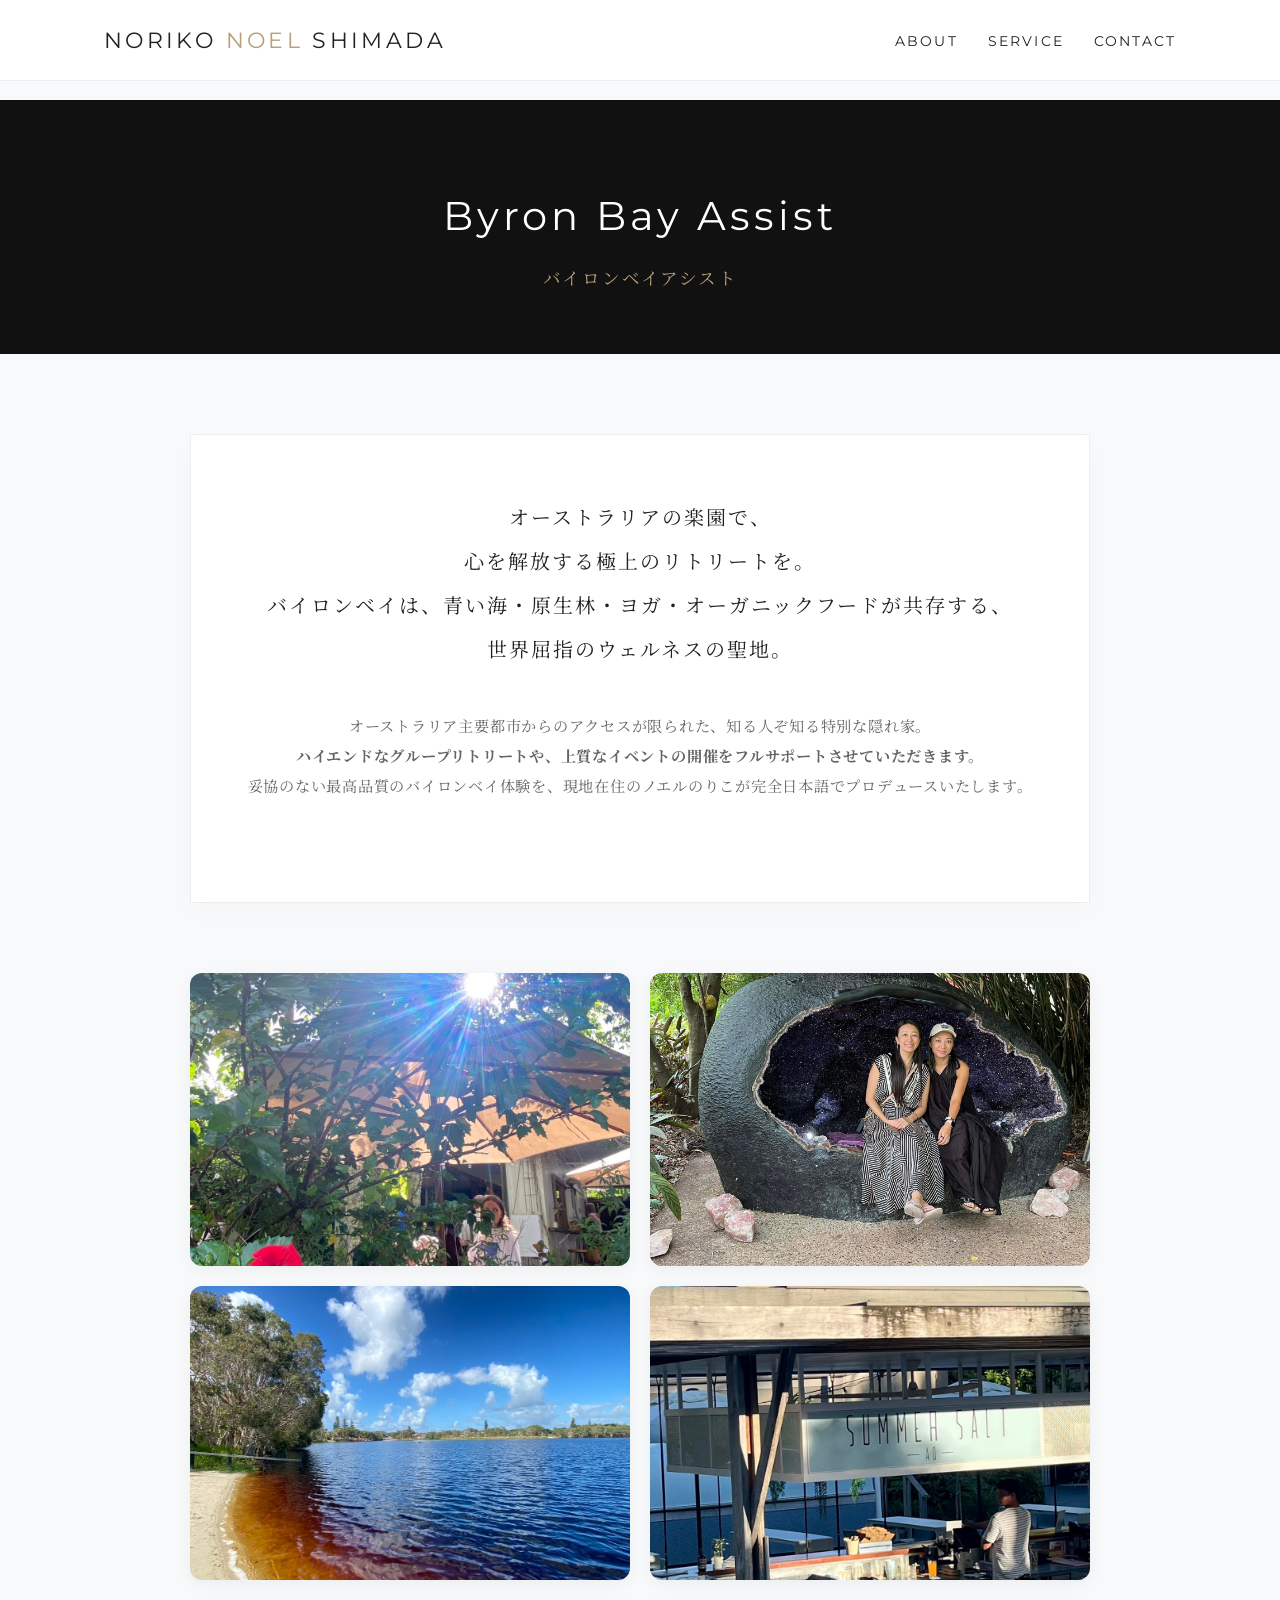
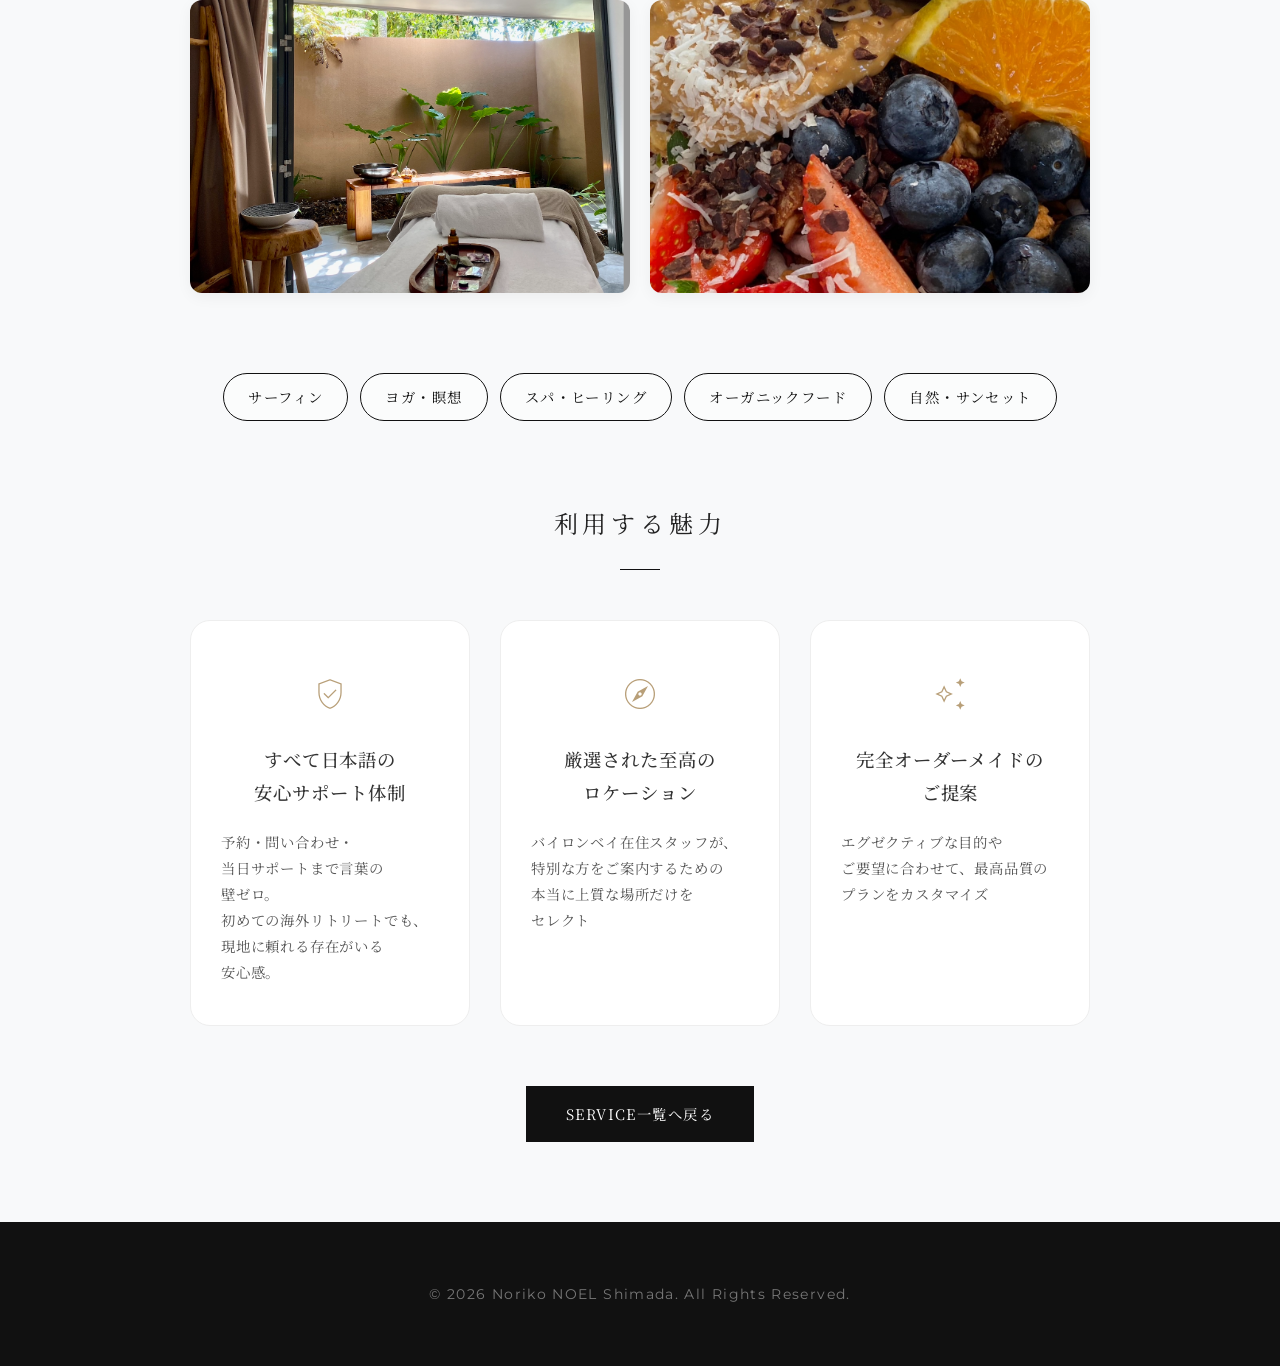
<file: service-byronbay.html>
<!DOCTYPE html>
<html lang="ja">

<head>
    <meta charset="UTF-8">
    <meta name="viewport" content="width=device-width, initial-scale=1.0">
    <title>バイロンベイアシスト | Noriko NOEL Shimada</title>
    <!-- Google Fonts -->
    <link rel="preconnect" href="https://fonts.googleapis.com">
    <link rel="preconnect" href="https://fonts.gstatic.com" crossorigin>
    <link
        href="https://fonts.googleapis.com/css2?family=Montserrat:wght@200;300;400;500&family=Noto+Serif+JP:wght@300;400;500&family=Oswald:wght@400;500&display=swap"
        rel="stylesheet">
    <link
        href="https://fonts.googleapis.com/css2?family=Material+Symbols+Outlined:opsz,wght,FILL,GRAD@20..48,100..700,0..1,-50..200"
        rel="stylesheet" />
    <link rel="stylesheet" href="style.css">
</head>

<body class="subpage">
    <header class="header">
        <div class="header-inner">
            <h1 class="logo"><a href="index.html">Noriko <span>NOEL</span> Shimada</a></h1>
            <nav class="nav">
                <ul>
                    <li><a href="index.html#about">ABOUT</a></li>
                    <li><a href="index.html#service">SERVICE</a></li>
                    <li><a href="https://docs.google.com/forms/d/e/1FAIpQLScVpmdZPF_Erdcvixj4xyRTHIMr3SvXuLGlFi8fBOVjoL_6mA/viewform?usp=header"
                            target="_blank" rel="noopener noreferrer">CONTACT</a></li>
                </ul>
            </nav>
        </div>
    </header>

    <main class="page-content">
        <div class="page-header">
            <h2 class="page-title">Byron Bay Assist</h2>
            <p class="page-subtitle">バイロンベイアシスト</p>
        </div>

        <section class="plan-section">
            <div class="plan-inner" style="max-width: 900px;">

                <div class="intro-box" style="text-align: center; margin-bottom: 70px;">
                    <p
                        style="font-size: 1.25rem; line-height: 2.2; margin-bottom: 40px; font-weight: 400; letter-spacing: 0.1em;">
                        オーストラリアの楽園で、<br class="br-pc">心を解放する極上のリトリートを。<br class="br-pc">
                        バイロンベイは、青い海・原生林・ヨガ・オーガニックフードが共存する、<br class="br-pc">世界屈指のウェルネスの聖地。
                    </p>
                    <p
                        style="color: #666; font-size: 0.95rem; line-height: 2.0; margin-bottom: 40px; letter-spacing: 0.05em;">
                        オーストラリア主要都市からのアクセスが限られた、知る人ぞ知る特別な隠れ家。<br class="br-pc">
                        <strong>ハイエンドなグループリトリートや、上質なイベントの開催をフルサポートさせていただきます。</strong><br class="br-pc">
                        妥協のない最高品質のバイロンベイ体験を、現地在住のノエルのりこが完全日本語でプロデュースいたします。
                    </p>
                </div>

                <style>
                    .byron-gallery {
                        display: grid;
                        grid-template-columns: repeat(2, 1fr);
                        gap: 20px;
                        margin: 20px 0;
                    }

                    .byron-hero-img {
                        width: 100%;
                        border-radius: 12px;
                        overflow: hidden;
                        box-shadow: 0 4px 15px rgba(0, 0, 0, 0.05);
                        aspect-ratio: 16 / 9;
                    }

                    .byron-hero-img img {
                        width: 100%;
                        height: 100%;
                        object-fit: cover;
                    }

                    .byron-gallery-item {
                        aspect-ratio: 3 / 2;
                        overflow: hidden;
                        border-radius: 12px;
                        box-shadow: 0 4px 15px rgba(0, 0, 0, 0.05);
                    }

                    .byron-gallery-img {
                        width: 100%;
                        height: 100%;
                        object-fit: cover;
                        transition: transform 0.6s ease;
                    }

                    .byron-gallery-item:hover .byron-gallery-img {
                        transform: scale(1.05);
                    }

                    @media (max-width: 768px) {
                        .byron-gallery {
                            grid-template-columns: 1fr;
                            /* スマホ・タブレットは1列に */
                        }
                    }

                    @media (max-width: 480px) {
                        .byron-gallery {
                            grid-template-columns: 1fr;
                            /* スマホ縦は1列に */
                        }
                    }
                </style>

                <div class="byron-gallery" style="margin: 60px 0 80px;">
                    <div class="byron-gallery-item"><img src="images/10.JPG" alt="Byron Bay Image 1"
                            class="byron-gallery-img"></div>
                    <div class="byron-gallery-item"><img src="images/12.jpg" alt="Byron Bay Image 3"
                            class="byron-gallery-img"></div>
                    <div class="byron-gallery-item"><img src="images/13.JPG" alt="Byron Bay Image 4"
                            class="byron-gallery-img"></div>
                    <div class="byron-gallery-item"><img src="images/16.jpg" alt="Byron Bay Image 6"
                            class="byron-gallery-img"></div>
                    <div class="byron-gallery-item"><img src="images/30.png" alt="Byron Bay Image 7"
                            class="byron-gallery-img"></div>
                    <div class="byron-gallery-item"><img src="images/11.JPG" alt="Byron Bay Image 8"
                            class="byron-gallery-img"></div>
                </div>

                <div class="tags-box"
                    style="text-align: center; margin-bottom: 80px; display: flex; flex-wrap: wrap; justify-content: center; gap: 12px;">
                    <span
                        style="display: inline-block; padding: 10px 24px; border: 1px solid var(--primary-color, #a88a6d); border-radius: 40px; font-size: 0.9rem; color: var(--primary-color, #a88a6d); letter-spacing: 0.1em; background-color: rgba(255, 255, 255, 0.5);">サーフィン</span>
                    <span
                        style="display: inline-block; padding: 10px 24px; border: 1px solid var(--primary-color, #a88a6d); border-radius: 40px; font-size: 0.9rem; color: var(--primary-color, #a88a6d); letter-spacing: 0.1em; background-color: rgba(255, 255, 255, 0.5);">ヨガ・瞑想</span>
                    <span
                        style="display: inline-block; padding: 10px 24px; border: 1px solid var(--primary-color, #a88a6d); border-radius: 40px; font-size: 0.9rem; color: var(--primary-color, #a88a6d); letter-spacing: 0.1em; background-color: rgba(255, 255, 255, 0.5);">スパ・ヒーリング</span>
                    <span
                        style="display: inline-block; padding: 10px 24px; border: 1px solid var(--primary-color, #a88a6d); border-radius: 40px; font-size: 0.9rem; color: var(--primary-color, #a88a6d); letter-spacing: 0.1em; background-color: rgba(255, 255, 255, 0.5);">オーガニックフード</span>
                    <span
                        style="display: inline-block; padding: 10px 24px; border: 1px solid var(--primary-color, #a88a6d); border-radius: 40px; font-size: 0.9rem; color: var(--primary-color, #a88a6d); letter-spacing: 0.1em; background-color: rgba(255, 255, 255, 0.5);">自然・サンセット</span>
                </div>

                <div class="features-box" style="margin-bottom: 60px;">
                    <h3
                        style="text-align: center; font-size: 1.5rem; letter-spacing: 0.2em; margin-bottom: 50px; position: relative;">
                        利用する魅力
                        <span
                            style="display: block; width: 40px; height: 1px; background: var(--primary-color, #a88a6d); margin: 25px auto 0;"></span>
                    </h3>

                    <div class="plan-grid"
                        style="grid-template-columns: repeat(auto-fit, minmax(280px, 1fr)); gap: 30px;">

                        <div class="plan-card" style="padding: 40px 30px; border-radius: 20px;">
                            <div class="plan-icon"><span class="material-symbols-outlined">verified_user</span></div>
                            <h4
                                style="font-size: 1.15rem; margin-bottom: 20px; font-weight: 500; letter-spacing: 0.05em; color: #333;">
                                すべて日本語の安心サポート体制</h4>
                            <p style="font-size: 0.9rem; color: #555; line-height: 1.8; text-align: left;">
                                予約・問い合わせ・当日サポートまで言葉の壁ゼロ。<br>初めての海外リトリートでも、現地に頼れる存在がいる安心感。</p>
                        </div>

                        <div class="plan-card" style="padding: 40px 30px; border-radius: 20px;">
                            <div class="plan-icon"><span class="material-symbols-outlined">explore</span></div>
                            <h4
                                style="font-size: 1.15rem; margin-bottom: 20px; font-weight: 500; letter-spacing: 0.05em; color: #333;">
                                厳選された至高のロケーション</h4>
                            <p style="font-size: 0.9rem; color: #555; line-height: 1.8; text-align: left;">
                                バイロンベイ在住スタッフが、特別な方をご案内するための本当に上質な場所だけをセレクト</p>
                        </div>

                        <div class="plan-card" style="padding: 40px 30px; border-radius: 20px;">
                            <div class="plan-icon"><span class="material-symbols-outlined">auto_awesome</span></div>
                            <h4
                                style="font-size: 1.15rem; margin-bottom: 20px; font-weight: 500; letter-spacing: 0.05em; color: #333;">
                                完全オーダーメイドのご提案</h4>
                            <p style="font-size: 0.9rem; color: #555; line-height: 1.8; text-align: left;">
                                エグゼクティブな目的やご要望に合わせて、最高品質のプランをカスタマイズ</p>
                        </div>



                    </div>
                </div>

                <div class="back-link">
                    <a href="index.html#service" class="btn-back">SERVICE一覧へ戻る</a>
                </div>
            </div>
        </section>
    </main>

    <footer class="footer">
        <p class="copyright">&copy; 2026 Noriko NOEL Shimada. All Rights Reserved.</p>
    </footer>
</body>

</html>
</file>
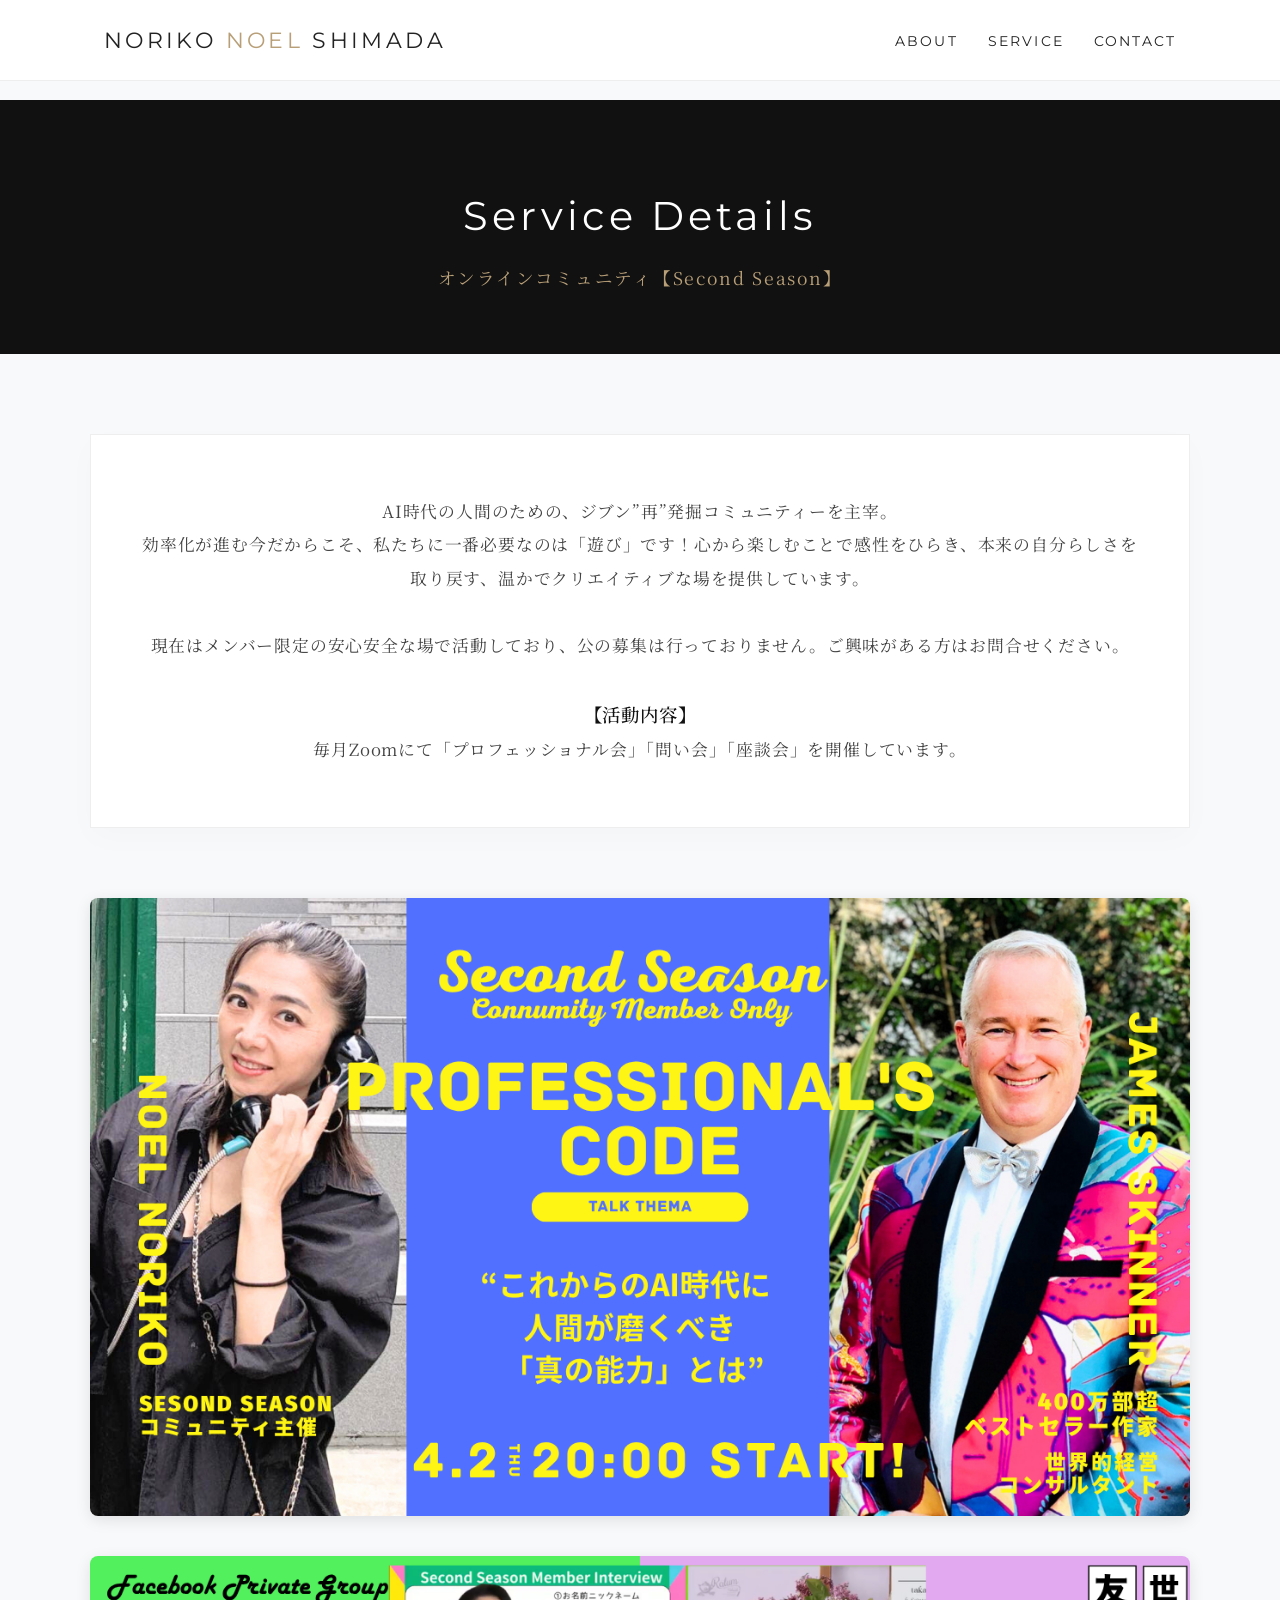
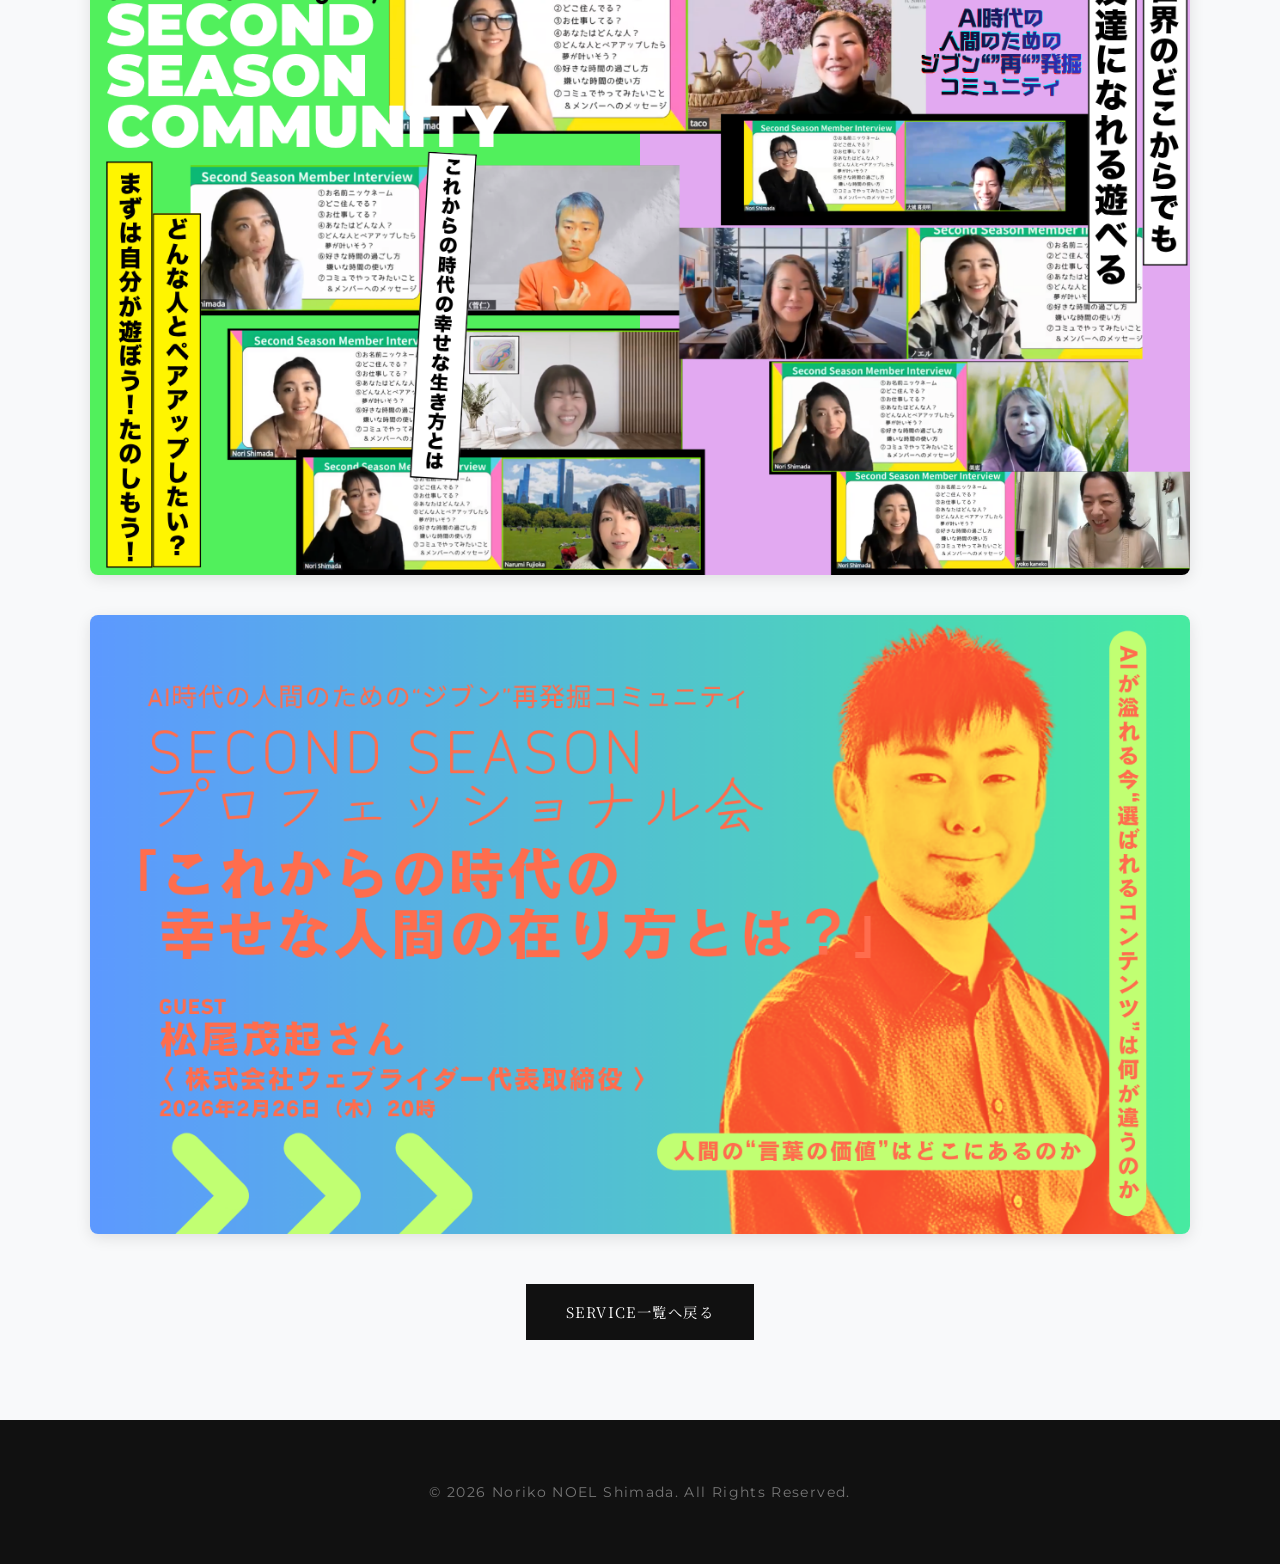
<file: service-community.html>
<!DOCTYPE html>
<html lang="ja">

<head>
    <meta charset="UTF-8">
    <meta name="viewport" content="width=device-width, initial-scale=1.0">
    <title>オンラインコミュニティ【Second Season】 | Noriko NOEL Shimada</title>
    <!-- Google Fonts -->
    <link rel="preconnect" href="https://fonts.googleapis.com">
    <link rel="preconnect" href="https://fonts.gstatic.com" crossorigin>
    <link
        href="https://fonts.googleapis.com/css2?family=Montserrat:wght@200;300;400;500&family=Noto+Serif+JP:wght@300;400;500&family=Oswald:wght@400;500&display=swap"
        rel="stylesheet">
    <link rel="stylesheet" href="style.css">
</head>

<body class="subpage">
    <header class="header">
        <div class="header-inner">
            <h1 class="logo"><a href="index.html">Noriko <span>NOEL</span> Shimada</a></h1>
            <nav class="nav">
                <ul>
                    <li><a href="index.html#about">ABOUT</a></li>
                    <li><a href="index.html#service">SERVICE</a></li>
                    <li><a href="https://docs.google.com/forms/d/e/1FAIpQLScVpmdZPF_Erdcvixj4xyRTHIMr3SvXuLGlFi8fBOVjoL_6mA/viewform?usp=header"
                            target="_blank" rel="noopener noreferrer">CONTACT</a></li>
                </ul>
            </nav>
        </div>
    </header>

    <main class="page-content">
        <div class="page-header">
            <h2 class="page-title">Service Details</h2>
            <p class="page-subtitle">オンラインコミュニティ【Second Season】</p>
        </div>

        <section class="plan-section">
            <div class="plan-inner">

                <div class="intro-box">
                    <p class="intro-text">
                        AI時代の人間のための、ジブン”再”発掘コミュニティーを主宰。<br
                            class="br-pc">効率化が進む今だからこそ、私たちに一番必要なのは「遊び」です！心から楽しむことで感性をひらき、本来の自分らしさを取り戻す、温かでクリエイティブな場を提供しています。<br><br>
                        現在はメンバー限定の安心安全な場で活動しており、公の募集は行っておりません。ご興味がある方はお問合せください。<br><br>
                        <strong style="font-weight: 500;">【活動内容】</strong><br>
                        毎月Zoomにて「プロフェッショナル会」「問い会」「座談会」を開催しています。
                    </p>
                </div>

                <div class="photo-gallery"
                    style="display: flex; flex-direction: column; gap: 40px; margin-top: 40px; align-items: center;">
                    <img src="images/20.png" alt="コミュニティ 画像 1"
                        style="max-width: 100%; height: auto; border-radius: 8px; box-shadow: 0 4px 15px rgba(0,0,0,0.1);">
                    <img src="images/21.png" alt="コミュニティ 画像 2"
                        style="max-width: 100%; height: auto; border-radius: 8px; box-shadow: 0 4px 15px rgba(0,0,0,0.1);">
                    <img src="images/22.png" alt="コミュニティ 画像 3"
                        style="max-width: 100%; height: auto; border-radius: 8px; box-shadow: 0 4px 15px rgba(0,0,0,0.1);">
                </div>

                <div class="back-link" style="margin-top: 50px;">
                    <a href="index.html#service" class="btn-back">SERVICE一覧へ戻る</a>
                </div>
            </div>
        </section>
    </main>

    <footer class="footer">
        <p class="copyright">&copy; 2026 Noriko NOEL Shimada. All Rights Reserved.</p>
    </footer>
</body>

</html>
</file>
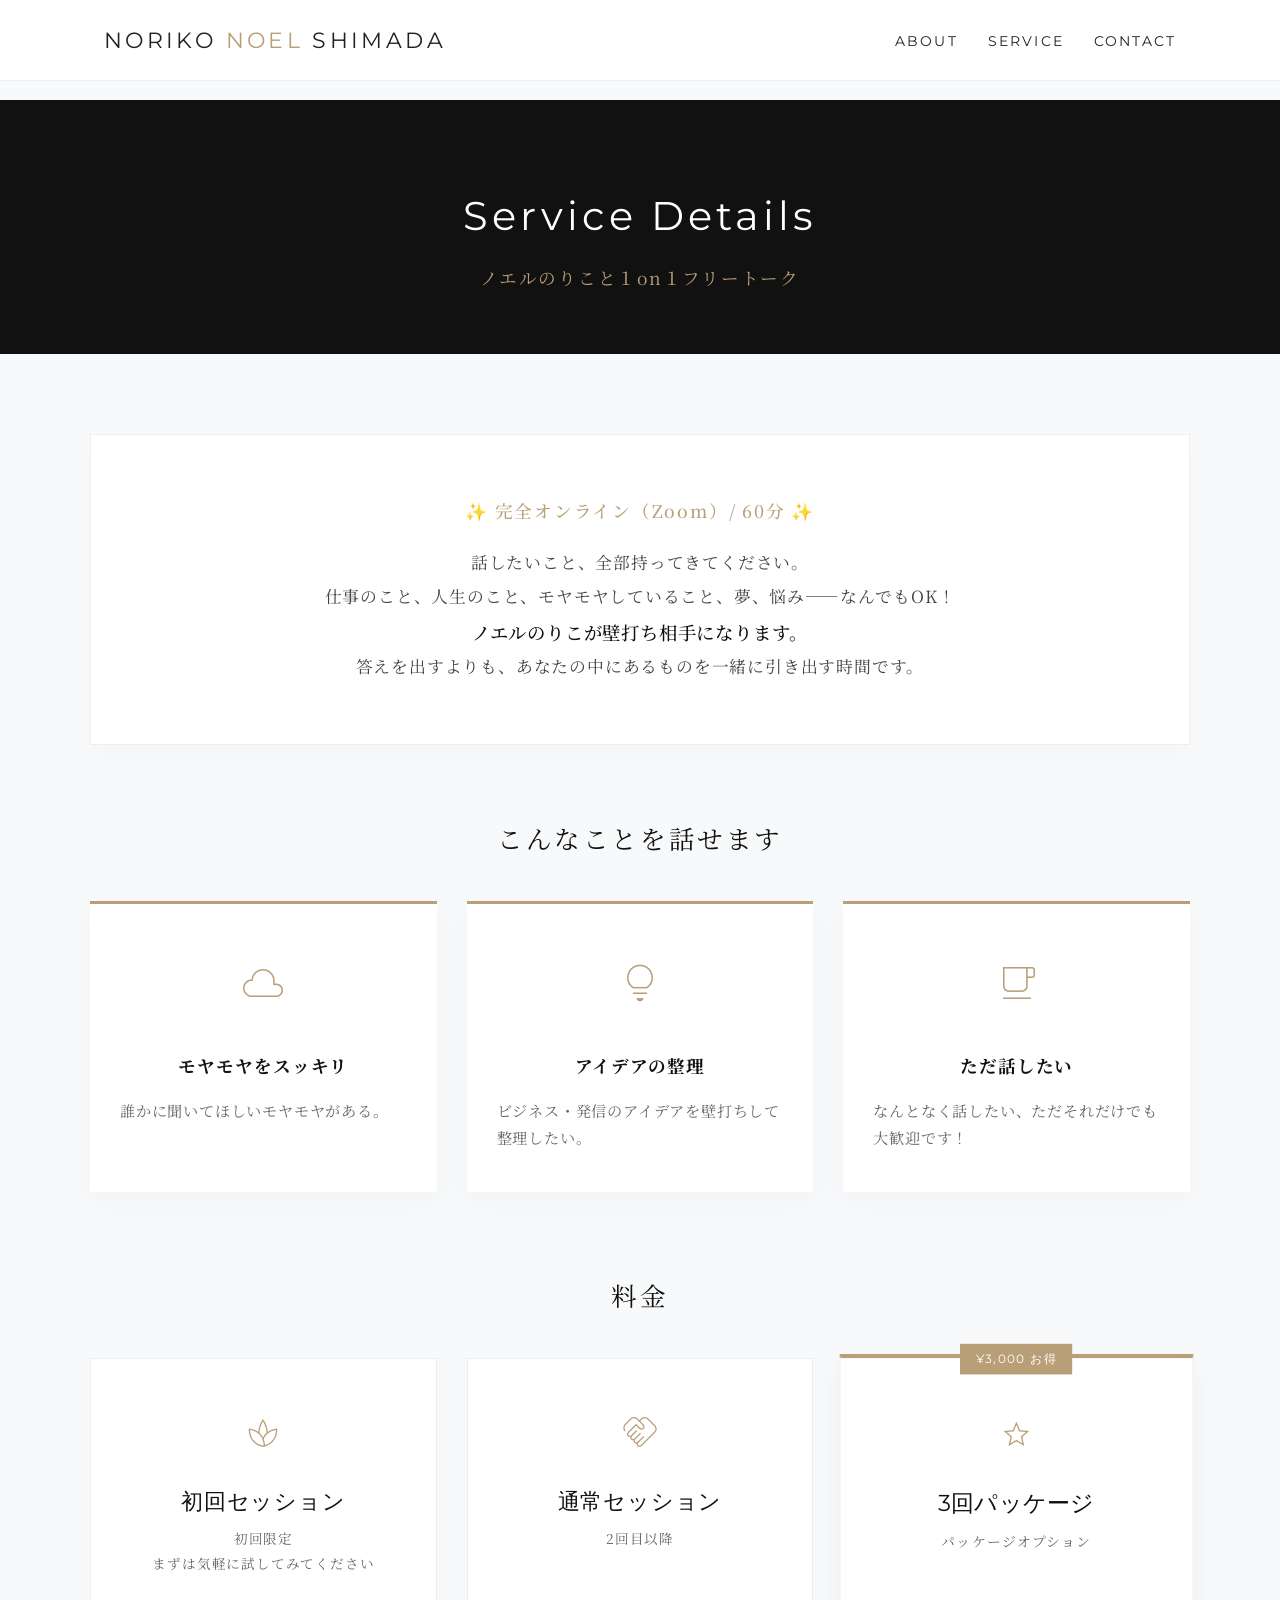
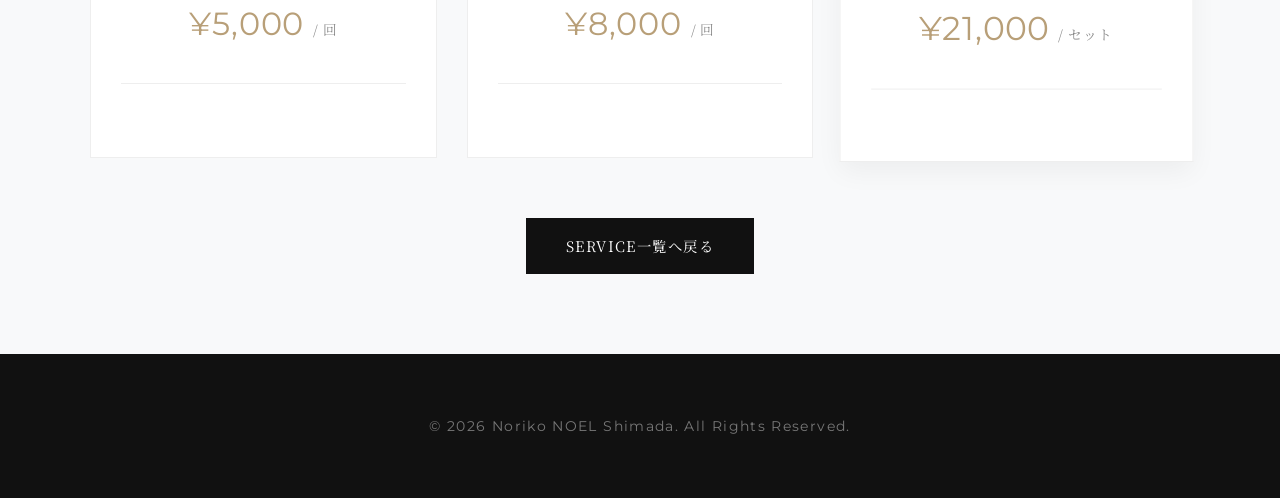
<file: service-freetalk.html>
<!DOCTYPE html>
<html lang="ja">

<head>
    <meta charset="UTF-8">
    <meta name="viewport" content="width=device-width, initial-scale=1.0">
    <title>１on１フリートーク | Noriko NOEL Shimada</title>
    <!-- Google Fonts -->
    <link rel="preconnect" href="https://fonts.googleapis.com">
    <link rel="preconnect" href="https://fonts.gstatic.com" crossorigin>
    <link
        href="https://fonts.googleapis.com/css2?family=Montserrat:wght@200;300;400;500&family=Noto+Serif+JP:wght@300;400;500&family=Oswald:wght@400;500&display=swap"
        rel="stylesheet">
    <link
        href="https://fonts.googleapis.com/css2?family=Material+Symbols+Outlined:opsz,wght,FILL,GRAD@20..48,100..700,0..1,-50..200"
        rel="stylesheet" />
    <link rel="stylesheet" href="style.css">
</head>

<body class="subpage">
    <header class="header">
        <div class="header-inner">
            <h1 class="logo"><a href="index.html">Noriko <span>NOEL</span> Shimada</a></h1>
            <nav class="nav">
                <ul>
                    <li><a href="index.html#about">ABOUT</a></li>
                    <li><a href="index.html#service">SERVICE</a></li>
                    <li><a href="https://docs.google.com/forms/d/e/1FAIpQLScVpmdZPF_Erdcvixj4xyRTHIMr3SvXuLGlFi8fBOVjoL_6mA/viewform?usp=header"
                            target="_blank" rel="noopener noreferrer">CONTACT</a></li>
                </ul>
            </nav>
        </div>
    </header>

    <main class="page-content">
        <div class="page-header">
            <h2 class="page-title">Service Details</h2>
            <p class="page-subtitle">ノエルのりこと１on１フリートーク</p>
        </div>

        <section class="plan-section">
            <div class="plan-inner">

                <div class="intro-box">
                    <p class="intro-tag">✨ 完全オンライン（Zoom）/ 60分 ✨</p>
                    <p class="intro-text">
                        話したいこと、全部持ってきてください。<br class="br-pc">
                        仕事のこと、人生のこと、モヤモヤしていること、夢、悩み——なんでもOK！<br class="br-pc">
                        <strong>ノエルのりこが壁打ち相手になります。</strong><br class="br-pc">
                        答えを出すよりも、あなたの中にあるものを一緒に引き出す時間です。
                    </p>
                </div>

                <div class="section-title-sub">こんなことを話せます</div>
                <div class="step-grid">
                    <div class="step-card" style="text-align: center;">
                        <div class="step-icon" style="font-size: 3rem; margin-bottom: 20px;"><span
                                class="material-symbols-outlined">cloud</span></div>
                        <h4 style="font-weight:700; font-size: 1.1rem; color: var(--primary-color);">モヤモヤをスッキリ</h4>
                        <p style="text-align: left; margin-top: 15px;">誰かに聞いてほしいモヤモヤがある。</p>
                    </div>
                    <div class="step-card" style="text-align: center;">
                        <div class="step-icon" style="font-size: 3rem; margin-bottom: 20px;"><span
                                class="material-symbols-outlined">lightbulb</span></div>
                        <h4 style="font-weight:700; font-size: 1.1rem; color: var(--primary-color);">アイデアの整理</h4>
                        <p style="text-align: left; margin-top: 15px;">ビジネス・発信のアイデアを壁打ちして整理したい。</p>
                    </div>
                    <div class="step-card" style="text-align: center;">
                        <div class="step-icon" style="font-size: 3rem; margin-bottom: 20px;"><span
                                class="material-symbols-outlined">local_cafe</span></div>
                        <h4 style="font-weight:700; font-size: 1.1rem; color: var(--primary-color);">ただ話したい</h4>
                        <p style="text-align: left; margin-top: 15px;">なんとなく話したい、ただそれだけでも大歓迎です！</p>
                    </div>
                </div>

                <div class="section-title-sub" style="margin-top: 80px;">料金</div>
                <div class="plan-grid" style="grid-template-columns: repeat(auto-fit, minmax(240px, 1fr));">
                    <!-- 初回セッション -->
                    <div class="plan-card">
                        <div class="plan-icon"><span class="material-symbols-outlined">spa</span></div>
                        <h3 class="plan-name" style="font-size: 1.4rem;">初回セッション</h3>
                        <p class="plan-desc">初回限定<br>まずは気軽に試してみてください</p>
                        <div class="plan-price" style="font-size: 2rem;">¥5,000 <span
                                style="font-size: 0.85rem; font-family: var(--font-jp); color: #888;">/ 回</span></div>
                    </div>

                    <!-- 通常セッション -->
                    <div class="plan-card">
                        <div class="plan-icon"><span class="material-symbols-outlined">handshake</span></div>
                        <h3 class="plan-name" style="font-size: 1.4rem;">通常セッション</h3>
                        <p class="plan-desc">2回目以降<br>&nbsp;</p>
                        <div class="plan-price" style="font-size: 2rem;">¥8,000 <span
                                style="font-size: 0.85rem; font-family: var(--font-jp); color: #888;">/ 回</span></div>
                    </div>

                    <!-- 3回パッケージ -->
                    <div class="plan-card popular">
                        <div class="plan-badge">¥3,000 お得</div>
                        <div class="plan-icon"><span class="material-symbols-outlined">grade</span></div>
                        <h3 class="plan-name" style="font-size: 1.4rem;">3回パッケージ</h3>
                        <p class="plan-desc">パッケージオプション<br>&nbsp;</p>
                        <div class="plan-price" style="font-size: 2rem;">¥21,000 <span
                                style="font-size: 0.85rem; font-family: var(--font-jp); color: #888;">/ セット</span></div>
                    </div>


                </div>

                <div class="back-link" style="margin-top: 50px;">
                    <a href="index.html#service" class="btn-back">SERVICE一覧へ戻る</a>
                </div>
            </div>
        </section>
    </main>

    <footer class="footer">
        <p class="copyright">&copy; 2026 Noriko NOEL Shimada. All Rights Reserved.</p>
    </footer>
</body>

</html>
</file>
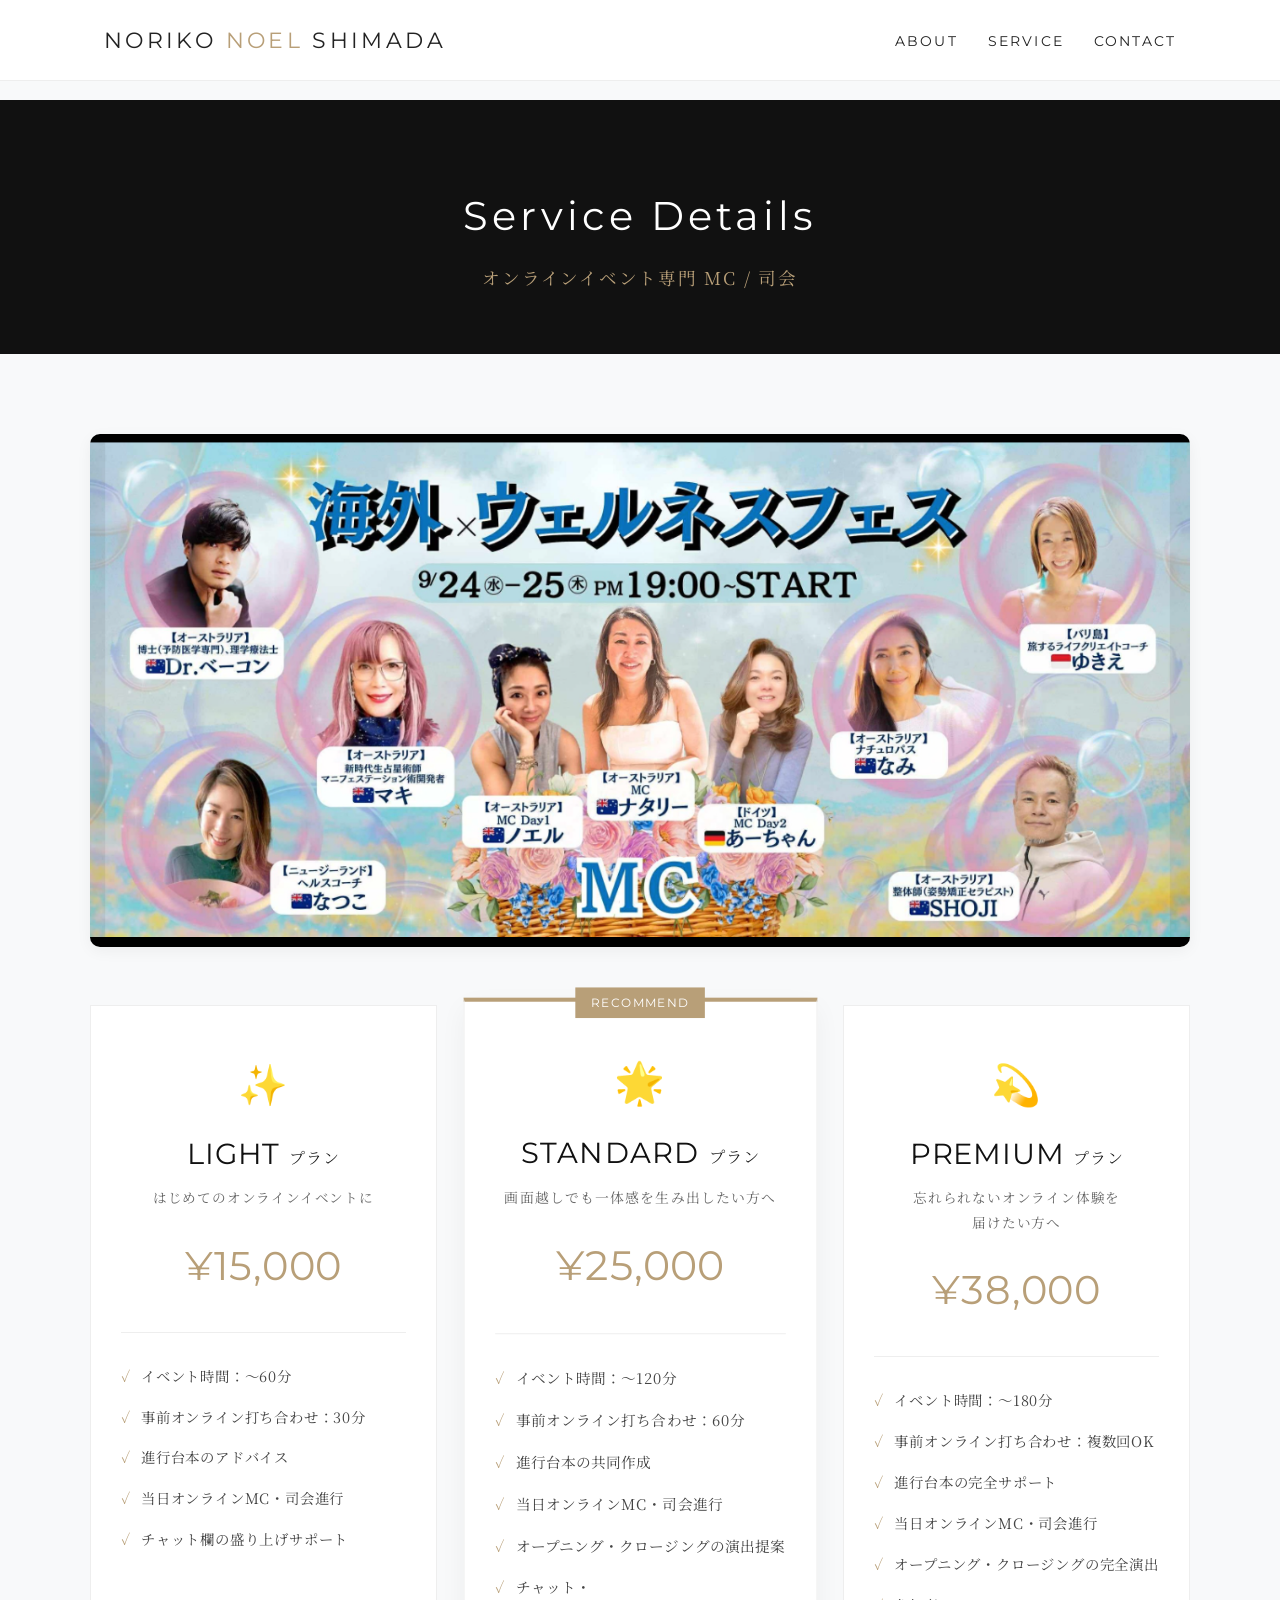
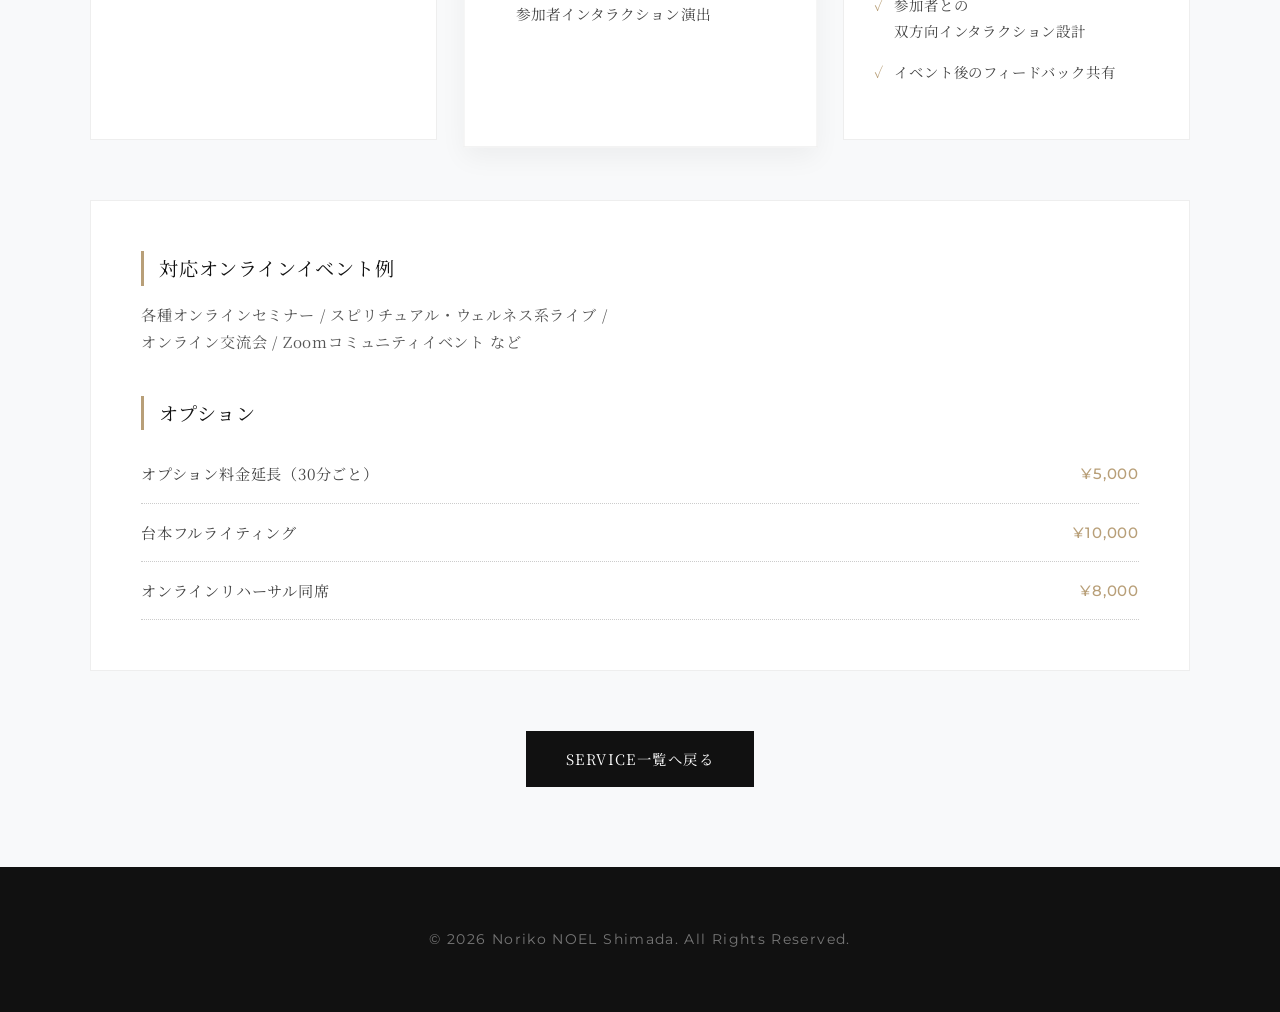
<file: service-mc.html>
<!DOCTYPE html>
<html lang="ja">

<head>
    <meta charset="UTF-8">
    <meta name="viewport" content="width=device-width, initial-scale=1.0">
    <title>オンラインイベント専門 MC / 司会サービス | Noriko NOEL Shimada</title>
    <!-- Google Fonts -->
    <link rel="preconnect" href="https://fonts.googleapis.com">
    <link rel="preconnect" href="https://fonts.gstatic.com" crossorigin>
    <link
        href="https://fonts.googleapis.com/css2?family=Montserrat:wght@200;300;400;500&family=Noto+Serif+JP:wght@300;400;500&family=Oswald:wght@400;500&display=swap"
        rel="stylesheet">
    <link rel="stylesheet" href="style.css">
</head>

<body class="subpage">
    <header class="header">
        <div class="header-inner">
            <h1 class="logo"><a href="index.html">Noriko <span>NOEL</span> Shimada</a></h1>
            <nav class="nav">
                <ul>
                    <li><a href="index.html#about">ABOUT</a></li>
                    <li><a href="index.html#service">SERVICE</a></li>
                    <li><a href="https://docs.google.com/forms/d/e/1FAIpQLScVpmdZPF_Erdcvixj4xyRTHIMr3SvXuLGlFi8fBOVjoL_6mA/viewform?usp=header"
                            target="_blank" rel="noopener noreferrer">CONTACT</a></li>
                </ul>
            </nav>
        </div>
    </header>

    <main class="page-content">
        <div class="page-header">
            <h2 class="page-title">Service Details</h2>
            <p class="page-subtitle">オンラインイベント専門 MC / 司会</p>
        </div>

        <section class="plan-section">
            <div class="plan-inner">

                <div class="service-top-image" style="text-align: center; margin-bottom: 50px;">
                    <img src="images/0.png" alt="オンラインイベント専門 MC / 司会"
                        style="max-width: 100%; border-radius: 10px; box-shadow: 0 4px 15px rgba(0,0,0,0.05);">
                </div>

                <div class="plan-grid">
                    <!-- LIGHT Plan -->
                    <div class="plan-card">
                        <div class="plan-icon">✨</div>
                        <h3 class="plan-name">LIGHT <span>プラン</span></h3>
                        <p class="plan-desc">はじめてのオンラインイベントに</p>
                        <div class="plan-price">¥15,000</div>
                        <ul class="plan-features">
                            <li>イベント時間：〜60分</li>
                            <li>事前オンライン打ち合わせ：30分</li>
                            <li>進行台本のアドバイス</li>
                            <li>当日オンラインMC・司会進行</li>
                            <li>チャット欄の盛り上げサポート</li>
                        </ul>
                    </div>

                    <!-- STANDARD Plan -->
                    <div class="plan-card popular">
                        <div class="plan-badge">RECOMMEND</div>
                        <div class="plan-icon">🌟</div>
                        <h3 class="plan-name">STANDARD <span>プラン</span></h3>
                        <p class="plan-desc">画面越しでも一体感を生み出したい方へ</p>
                        <div class="plan-price">¥25,000</div>
                        <ul class="plan-features">
                            <li>イベント時間：〜120分</li>
                            <li>事前オンライン打ち合わせ：60分</li>
                            <li>進行台本の共同作成</li>
                            <li>当日オンラインMC・司会進行</li>
                            <li>オープニング・クロージングの演出提案</li>
                            <li>チャット・参加者インタラクション演出</li>
                        </ul>
                    </div>

                    <!-- PREMIUM Plan -->
                    <div class="plan-card">
                        <div class="plan-icon">💫</div>
                        <h3 class="plan-name">PREMIUM <span>プラン</span></h3>
                        <p class="plan-desc">忘れられないオンライン体験を届けたい方へ</p>
                        <div class="plan-price">¥38,000</div>
                        <ul class="plan-features">
                            <li>イベント時間：〜180分</li>
                            <li>事前オンライン打ち合わせ：複数回OK</li>
                            <li>進行台本の完全サポート</li>
                            <li>当日オンラインMC・司会進行</li>
                            <li>オープニング・クロージングの完全演出</li>
                            <li>参加者との双方向インタラクション設計</li>
                            <li>イベント後のフィードバック共有</li>
                        </ul>
                    </div>
                </div>

                <div class="plan-extra">
                    <div class="extra-box">
                        <h3>対応オンラインイベント例</h3>
                        <p>各種オンラインセミナー / スピリチュアル・ウェルネス系ライブ /<br class="br-pc">オンライン交流会 / Zoomコミュニティイベント など</p>
                    </div>

                    <div class="extra-box options">
                        <h3>オプション</h3>
                        <ul>
                            <li><span>オプション料金延長（30分ごと）</span><span class="price">¥5,000</span></li>
                            <li><span>台本フルライティング</span><span class="price">¥10,000</span></li>
                            <li><span>オンラインリハーサル同席</span><span class="price">¥8,000</span></li>
                        </ul>
                    </div>
                </div>

                <div class="back-link">
                    <a href="index.html#service" class="btn-back">SERVICE一覧へ戻る</a>
                </div>
            </div>
        </section>
    </main>

    <footer class="footer">
        <p class="copyright">&copy; 2026 Noriko NOEL Shimada. All Rights Reserved.</p>
    </footer>
</body>

</html>
</file>
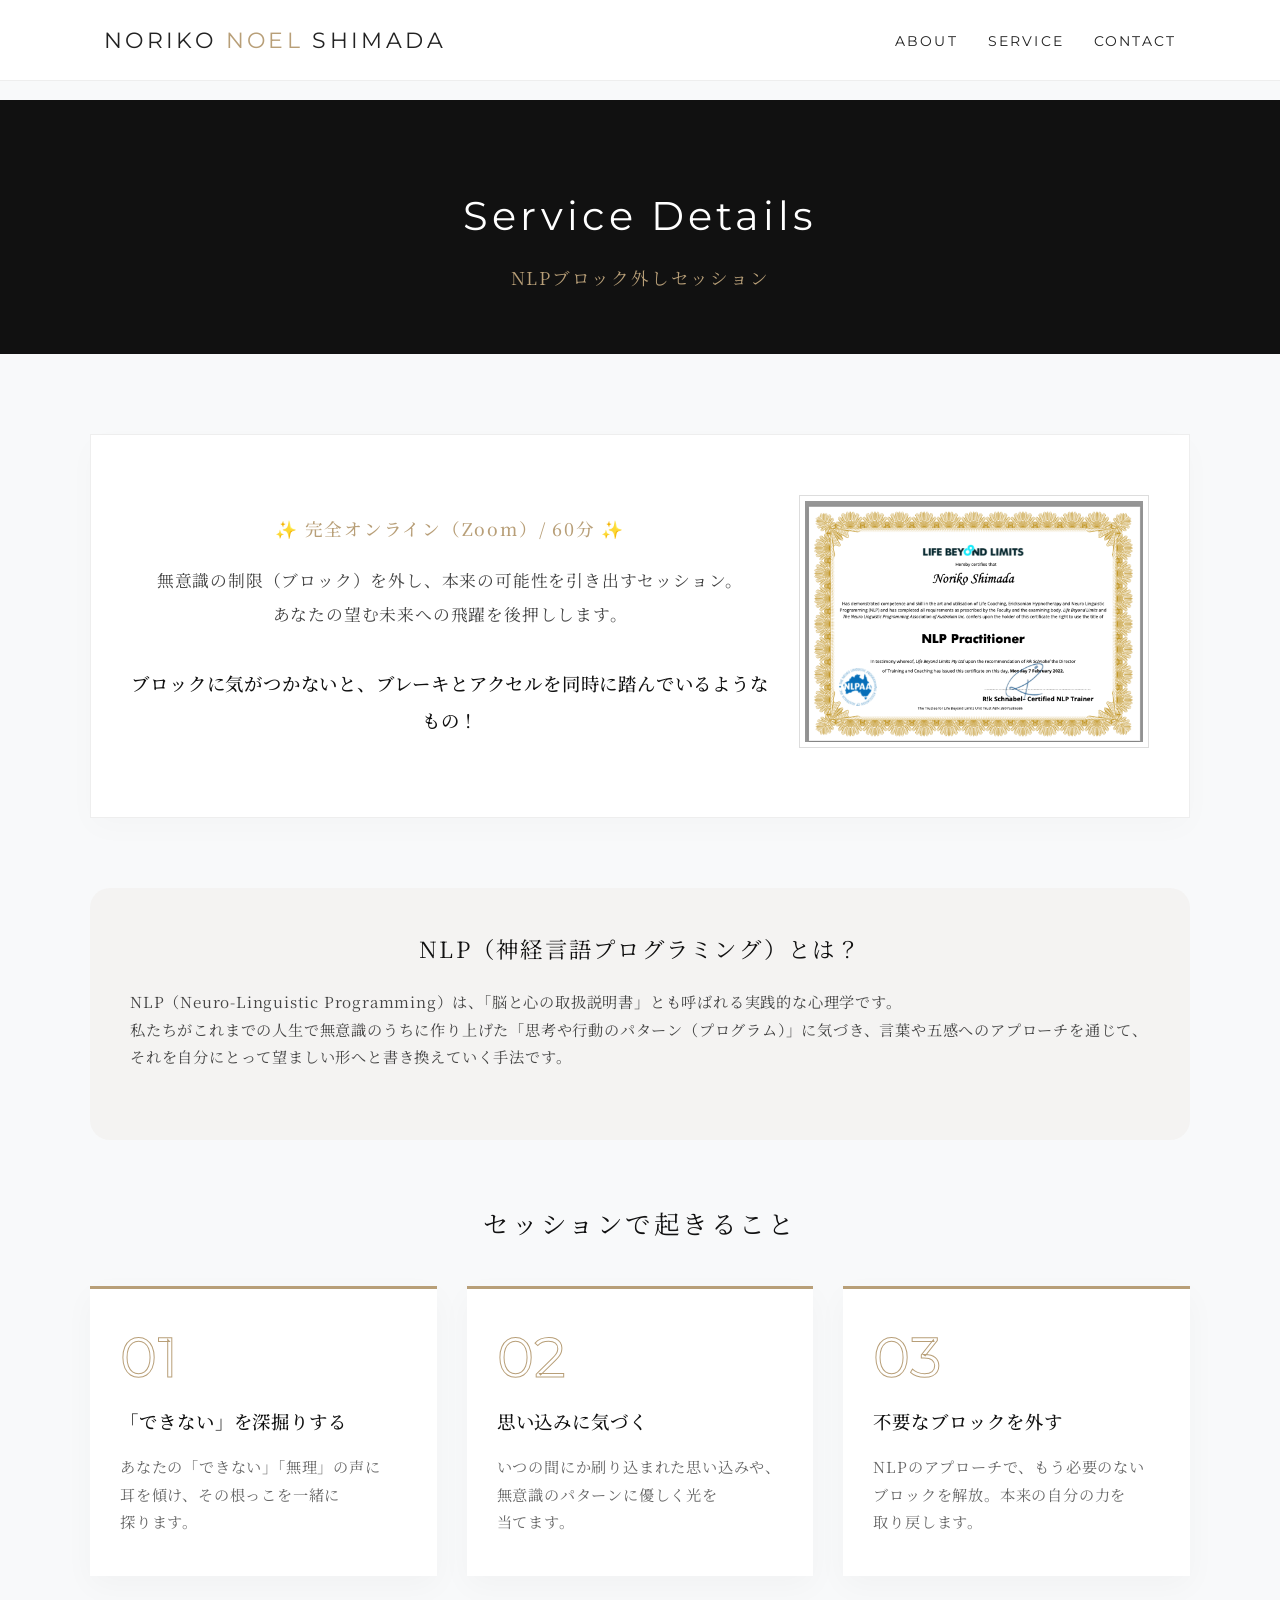
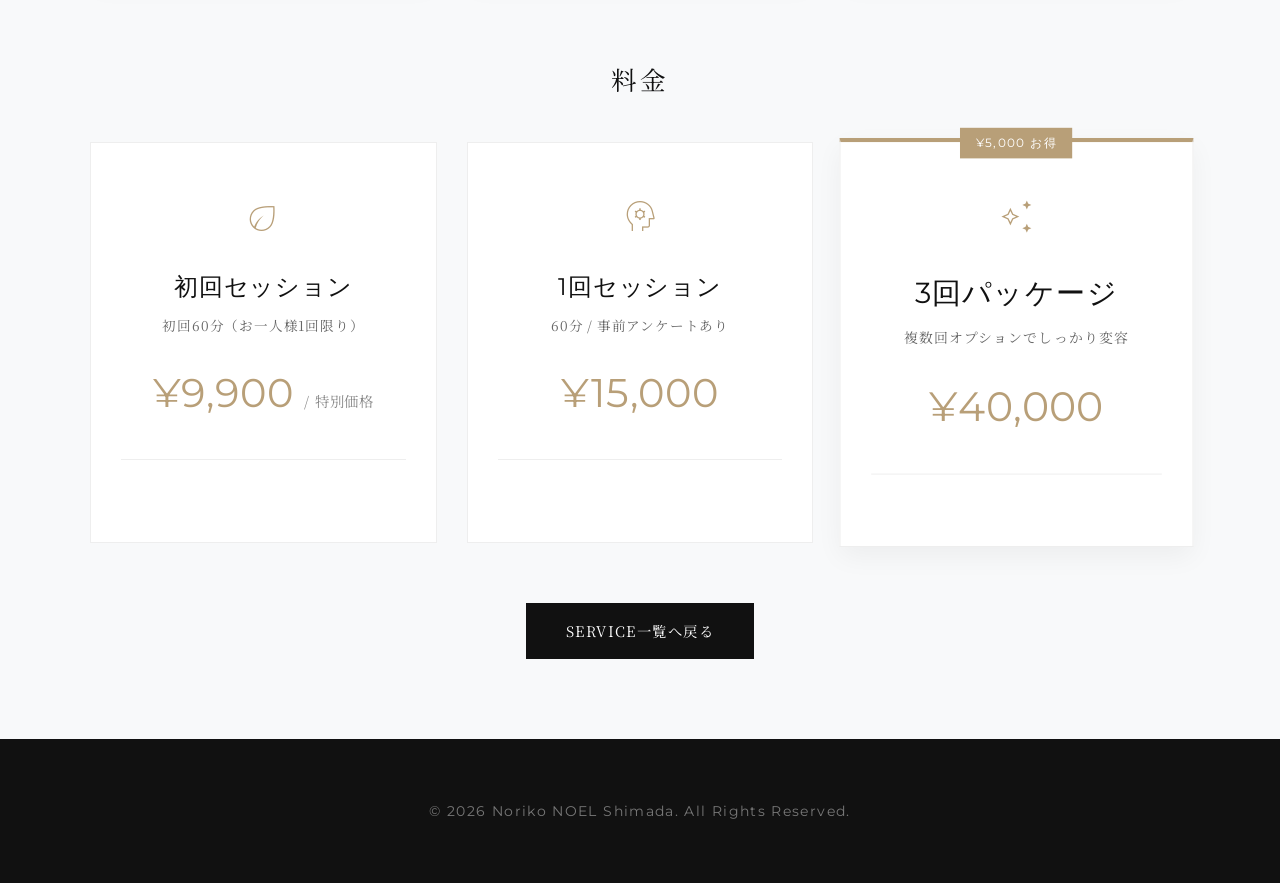
<file: service-nlp.html>
<!DOCTYPE html>
<html lang="ja">

<head>
    <meta charset="UTF-8">
    <meta name="viewport" content="width=device-width, initial-scale=1.0">
    <title>NLPブロック外しセッション | Noriko NOEL Shimada</title>
    <!-- Google Fonts: 凛とした細めのMontserrat & Noto Serif JP (明朝体) & Oswald -->
    <link rel="preconnect" href="https://fonts.googleapis.com">
    <link rel="preconnect" href="https://fonts.gstatic.com" crossorigin>
    <link
        href="https://fonts.googleapis.com/css2?family=Montserrat:wght@200;300;400;500&family=Noto+Serif+JP:wght@300;400;500&family=Oswald:wght@400;500&display=swap"
        rel="stylesheet">
    <link
        href="https://fonts.googleapis.com/css2?family=Material+Symbols+Outlined:opsz,wght,FILL,GRAD@20..48,100..700,0..1,-50..200"
        rel="stylesheet" />
    <link rel="stylesheet" href="style.css">
</head>

<body class="subpage">
    <header class="header">
        <div class="header-inner">
            <h1 class="logo"><a href="index.html">Noriko <span>NOEL</span> Shimada</a></h1>
            <nav class="nav">
                <ul>
                    <li><a href="index.html#about">ABOUT</a></li>
                    <li><a href="index.html#service">SERVICE</a></li>
                    <li><a href="https://docs.google.com/forms/d/e/1FAIpQLScVpmdZPF_Erdcvixj4xyRTHIMr3SvXuLGlFi8fBOVjoL_6mA/viewform?usp=header"
                            target="_blank" rel="noopener noreferrer">CONTACT</a></li>
                </ul>
            </nav>
        </div>
    </header>

    <main class="page-content">
        <div class="page-header">
            <h2 class="page-title">Service Details</h2>
            <p class="page-subtitle">NLPブロック外しセッション</p>
        </div>

        <section class="plan-section">
            <div class="plan-inner">

                <div class="intro-box"
                    style="display: flex; gap: 30px; align-items: center; flex-wrap: wrap; justify-content: center;">
                    <div style="flex: 1 1 300px;">
                        <p class="intro-tag">✨ 完全オンライン（Zoom）/ 60分 ✨</p>
                        <p class="intro-text">
                            無意識の制限（ブロック）を外し、本来の可能性を引き出すセッション。<br class="br-pc">
                            あなたの望む未来への飛躍を後押しします。<br><br>
                            <strong>ブロックに気がつかないと、ブレーキとアクセルを同時に踏んでいるようなもの！</strong>
                        </p>
                    </div>
                    <div style="flex: 0 1 350px; text-align: center;">
                        <img src="images/nlp-certificate.png" alt="NLP Practitioner Certificate"
                            style="width: 100%; height: auto; border: 1px solid #ddd; padding: 5px; background: #fff;">
                    </div>
                </div>

                <div class="nlp-about-box"
                    style="background: rgba(168, 138, 109, 0.05); padding: 40px; border-radius: 20px; margin-bottom: 60px; line-height: 1.8;">
                    <h3
                        style="font-size: 1.4rem; color: var(--primary-color, #a88a6d); margin-bottom: 20px; text-align: center; letter-spacing: 0.1em; font-family: var(--font-jp);">
                        NLP（神経言語プログラミング）とは？</h3>
                    <p style="font-size: 0.95rem; color: #444; margin-bottom: 30px;">
                        NLP（Neuro-Linguistic
                        Programming）は、「脳と心の取扱説明書」とも呼ばれる実践的な心理学です。<br
                            class="br-pc">私たちがこれまでの人生で無意識のうちに作り上げた「思考や行動のパターン（プログラム）」に気づき、言葉や五感へのアプローチを通じて、それを自分にとって望ましい形へと書き換えていく手法です。
                    </p>
                </div>

                <div class="section-title-sub">セッションで起きること</div>
                <div class="step-grid">
                    <div class="step-card">
                        <div class="step-number">01</div>
                        <h4>「できない」を深掘りする</h4>
                        <p>あなたの「できない」「無理」の声に耳を傾け、その根っこを一緒に探ります。</p>
                    </div>
                    <div class="step-card">
                        <div class="step-number">02</div>
                        <h4>思い込みに気づく</h4>
                        <p>いつの間にか刷り込まれた思い込みや、無意識のパターンに優しく光を当てます。</p>
                    </div>
                    <div class="step-card">
                        <div class="step-number">03</div>
                        <h4>不要なブロックを外す</h4>
                        <p>NLPのアプローチで、もう必要のないブロックを解放。本来の自分の力を取り戻します。</p>
                    </div>
                </div>

                <div class="section-title-sub" style="margin-top: 80px;">料金</div>
                <div class="plan-grid" style="grid-template-columns: repeat(auto-fit, minmax(280px, 1fr));">
                    <!-- 初回限定セッション -->
                    <div class="plan-card">
                        <div class="plan-icon"><span class="material-symbols-outlined">eco</span></div>
                        <h3 class="plan-name" style="font-size: 1.5rem;">初回セッション</h3>
                        <p class="plan-desc">初回60分（お一人様1回限り）</p>
                        <div class="plan-price">¥9,900 <span
                                style="font-size: 0.9rem; font-family: var(--font-jp); color: #888;">/ 特別価格</span></div>
                    </div>

                    <!-- 1回セッション -->
                    <div class="plan-card">
                        <div class="plan-icon"><span class="material-symbols-outlined">psychology</span></div>
                        <h3 class="plan-name" style="font-size: 1.5rem;">1回セッション</h3>
                        <p class="plan-desc">60分 / 事前アンケートあり</p>
                        <div class="plan-price">¥15,000</div>
                    </div>

                    <!-- 3回パッケージ -->
                    <div class="plan-card popular">
                        <div class="plan-badge">¥5,000 お得</div>
                        <div class="plan-icon"><span class="material-symbols-outlined">auto_awesome</span></div>
                        <h3 class="plan-name">3回パッケージ</h3>
                        <p class="plan-desc">複数回オプションでしっかり変容</p>
                        <div class="plan-price">¥40,000</div>
                    </div>
                </div>

                <div class="back-link" style="margin-top: 40px;">
                    <a href="index.html#service" class="btn-back">SERVICE一覧へ戻る</a>
                </div>
            </div>
        </section>
    </main>

    <footer class="footer">
        <p class="copyright">&copy; 2026 Noriko NOEL Shimada. All Rights Reserved.</p>
    </footer>
</body>

</html>
</file>
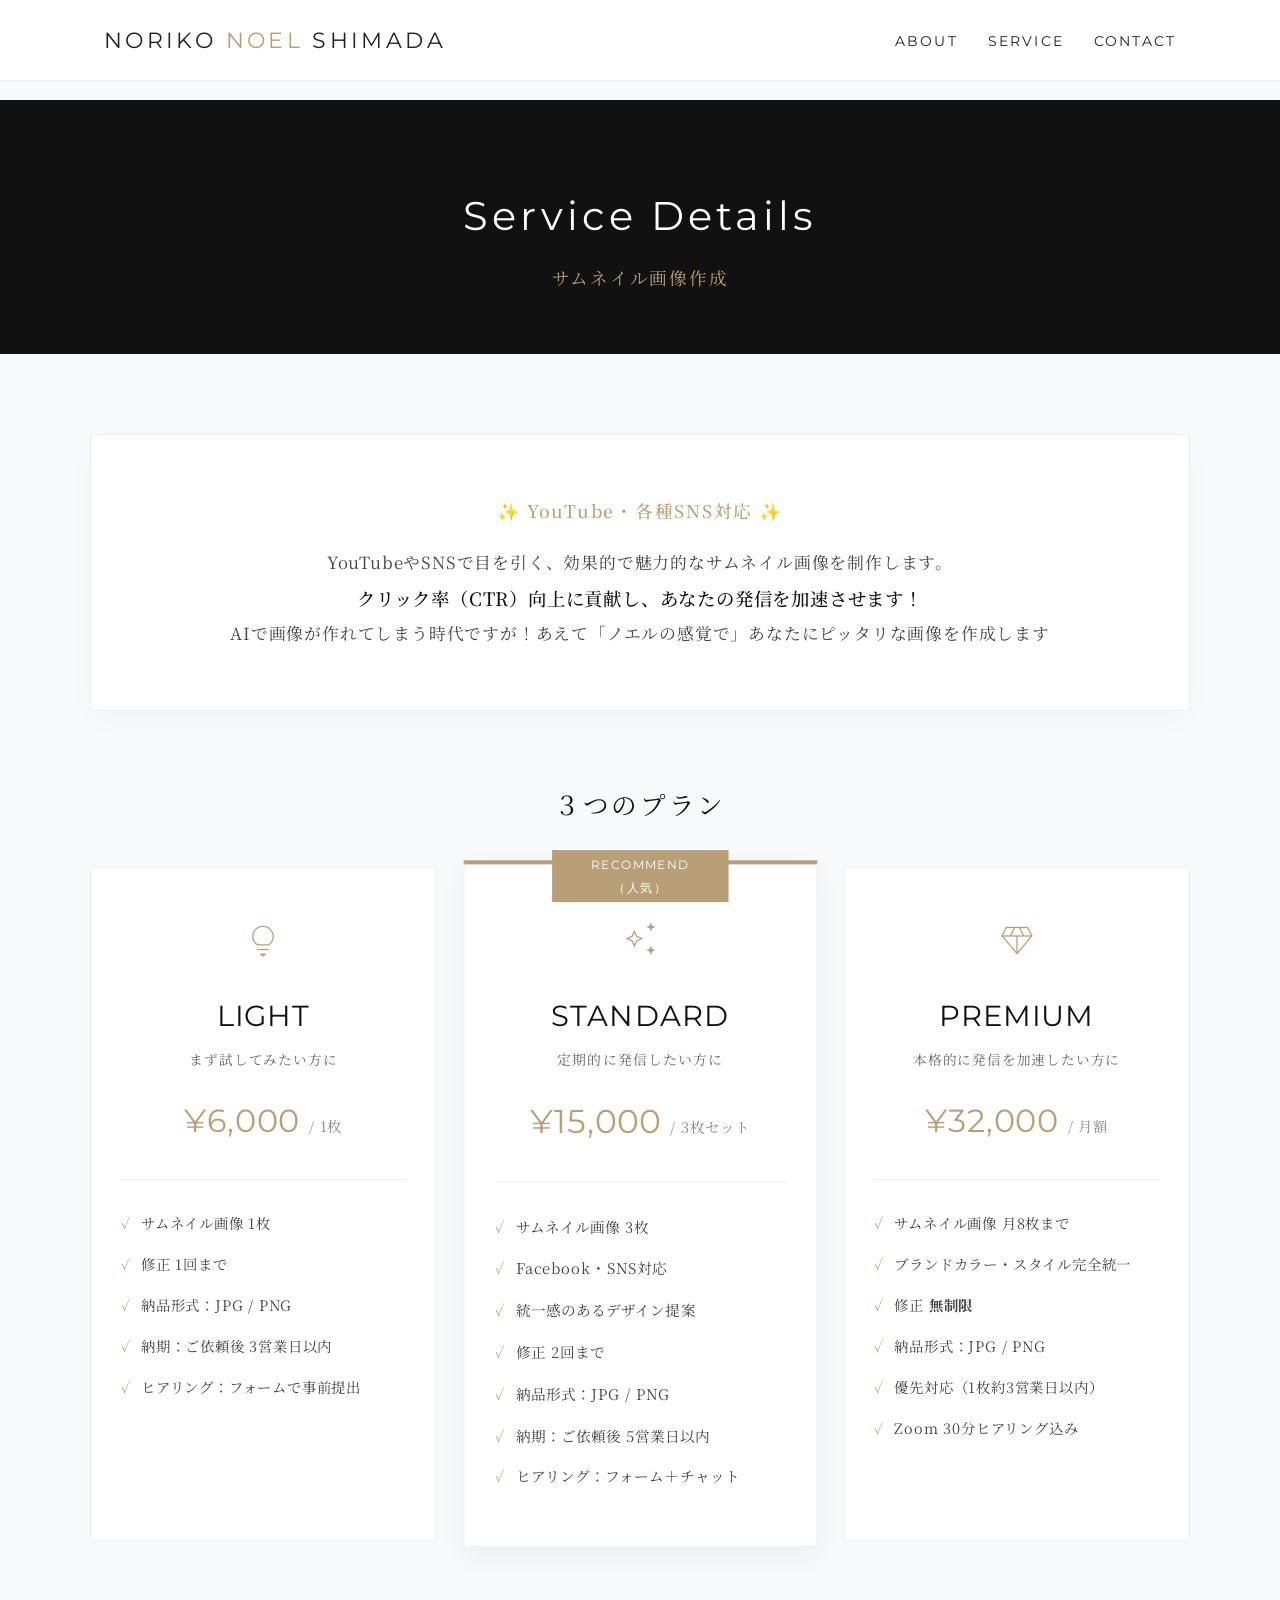
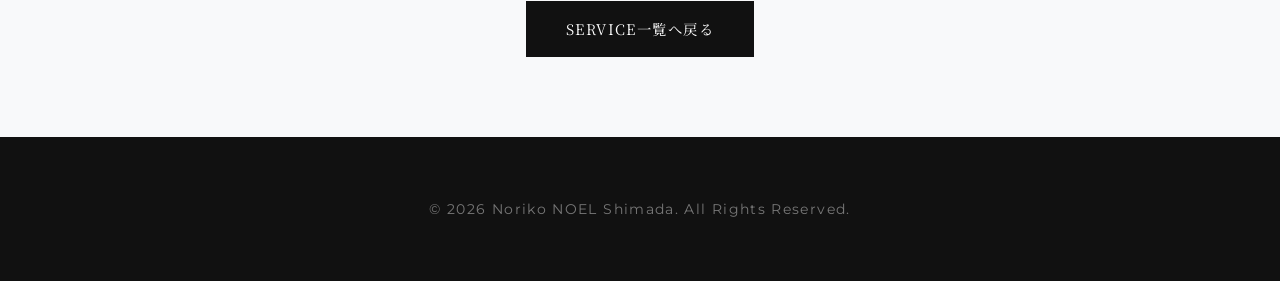
<file: service-thumbnail.html>
<!DOCTYPE html>
<html lang="ja">

<head>
    <meta charset="UTF-8">
    <meta name="viewport" content="width=device-width, initial-scale=1.0">
    <title>サムネイル画像作成 | Noriko NOEL Shimada</title>
    <!-- Google Fonts -->
    <link rel="preconnect" href="https://fonts.googleapis.com">
    <link rel="preconnect" href="https://fonts.gstatic.com" crossorigin>
    <link
        href="https://fonts.googleapis.com/css2?family=Montserrat:wght@200;300;400;500&family=Noto+Serif+JP:wght@300;400;500&family=Oswald:wght@400;500&display=swap"
        rel="stylesheet">
    <link
        href="https://fonts.googleapis.com/css2?family=Material+Symbols+Outlined:opsz,wght,FILL,GRAD@20..48,100..700,0..1,-50..200"
        rel="stylesheet" />
    <link rel="stylesheet" href="style.css">
</head>

<body class="subpage">
    <header class="header">
        <div class="header-inner">
            <h1 class="logo"><a href="index.html">Noriko <span>NOEL</span> Shimada</a></h1>
            <nav class="nav">
                <ul>
                    <li><a href="index.html#about">ABOUT</a></li>
                    <li><a href="index.html#service">SERVICE</a></li>
                    <li><a href="https://docs.google.com/forms/d/e/1FAIpQLScVpmdZPF_Erdcvixj4xyRTHIMr3SvXuLGlFi8fBOVjoL_6mA/viewform?usp=header"
                            target="_blank" rel="noopener noreferrer">CONTACT</a></li>
                </ul>
            </nav>
        </div>
    </header>

    <main class="page-content">
        <div class="page-header">
            <h2 class="page-title">Service Details</h2>
            <p class="page-subtitle">サムネイル画像作成</p>
        </div>

        <section class="plan-section">
            <div class="plan-inner">

                <div class="intro-box">
                    <p class="intro-tag">✨ YouTube・各種SNS対応 ✨</p>
                    <p class="intro-text">
                        YouTubeやSNSで目を引く、効果的で魅力的なサムネイル画像を制作します。<br>
                        <strong>クリック率（CTR）向上に貢献し、あなたの発信を加速させます！</strong><br>
                        AIで画像が作れてしまう時代ですが！あえて「ノエルの感覚で」あなたにピッタリな画像を作成します
                    </p>
                </div>

                <div class="section-title-sub">３つのプラン</div>
                <div class="plan-grid">
                    <!-- LIGHT Plan -->
                    <div class="plan-card">
                        <div class="plan-icon"><span class="material-symbols-outlined">lightbulb</span></div>
                        <h3 class="plan-name">LIGHT</h3>
                        <p class="plan-desc">まず試してみたい方に</p>
                        <div class="plan-price" style="font-size: 2rem;">¥6,000 <span
                                style="font-size: 0.9rem; font-family: var(--font-jp); color: #888;">/ 1枚</span></div>
                        <ul class="plan-features">
                            <li>サムネイル画像 1枚</li>
                            <li>修正 1回まで</li>
                            <li>納品形式：JPG / PNG</li>
                            <li>納期：ご依頼後 3営業日以内</li>
                            <li>ヒアリング：フォームで事前提出</li>
                        </ul>
                    </div>

                    <!-- STANDARD Plan -->
                    <div class="plan-card popular">
                        <div class="plan-badge">RECOMMEND（人気）</div>
                        <div class="plan-icon"><span class="material-symbols-outlined">auto_awesome</span></div>
                        <h3 class="plan-name">STANDARD</h3>
                        <p class="plan-desc">定期的に発信したい方に</p>
                        <div class="plan-price" style="font-size: 2rem;">¥15,000 <span
                                style="font-size: 0.9rem; font-family: var(--font-jp); color: #888;">/ 3枚セット</span>
                        </div>
                        <ul class="plan-features">
                            <li>サムネイル画像 3枚</li>
                            <li>Facebook・SNS対応</li>
                            <li>統一感のあるデザイン提案</li>
                            <li>修正 2回まで</li>
                            <li>納品形式：JPG / PNG</li>
                            <li>納期：ご依頼後 5営業日以内</li>
                            <li>ヒアリング：フォーム＋チャット</li>
                        </ul>
                    </div>

                    <!-- PREMIUM Plan -->
                    <div class="plan-card">
                        <div class="plan-icon"><span class="material-symbols-outlined">diamond</span></div>
                        <h3 class="plan-name">PREMIUM</h3>
                        <p class="plan-desc">本格的に発信を加速したい方に</p>
                        <div class="plan-price" style="font-size: 2rem;">¥32,000 <span
                                style="font-size: 0.9rem; font-family: var(--font-jp); color: #888;">/ 月額</span></div>
                        <ul class="plan-features">
                            <li>サムネイル画像 月8枚まで</li>
                            <li>ブランドカラー・スタイル完全統一</li>
                            <li>修正 <strong>無制限</strong></li>
                            <li>納品形式：JPG / PNG</li>
                            <li>優先対応（1枚約3営業日以内）</li>
                            <li>Zoom 30分ヒアリング込み</li>
                        </ul>
                    </div>
                </div>

                <div class="back-link" style="margin-top: 50px;">
                    <a href="index.html#service" class="btn-back">SERVICE一覧へ戻る</a>
                </div>
            </div>
        </section>
    </main>

    <footer class="footer">
        <p class="copyright">&copy; 2026 Noriko NOEL Shimada. All Rights Reserved.</p>
    </footer>
</body>

</html>
</file>
<file: style.css>
:root {
    --primary-color: #111111;
    --secondary-color: #333333;
    --accent-color: #b89f78;
    /* エレガントなゴールド/ブロンズ */
    --bg-color: #ffffff;
    --bg-alt: #f8f9fa;
    --text-color: #222222;
    /* 細めで洗練されたフォント指定（明朝体） */
    --font-jp: 'Noto Serif JP', serif;
    --font-en: 'Montserrat', sans-serif;
}

* {
    margin: 0;
    padding: 0;
    box-sizing: border-box;
}

html {
    scroll-behavior: smooth;
}

body {
    font-family: var(--font-jp);
    color: var(--text-color);
    background-color: var(--bg-color);
    line-height: 1.8;
    letter-spacing: 0.05em;
    -webkit-font-smoothing: antialiased;
    word-break: auto-phrase;
    /* 自動で文節での改行を行う最新のCSS */
}

/* 文字の途中での改行を強制的に防ぐユーティリティ */
.ib {
    display: inline-block;
}

/* タイトルなどは細めで洗練された印象に */
h1,
h2,
h3,
h4,
h5,
h6 {
    font-weight: 400;
}

a {
    text-decoration: none;
    color: inherit;
    transition: all 0.3s ease;
}

/* Header */
.header {
    position: fixed;
    top: 0;
    left: 0;
    width: 100%;
    z-index: 100;
    background: rgba(255, 255, 255, 0.95);
    backdrop-filter: blur(10px);
    border-bottom: 1px solid #eeeeee;
    transition: all 0.3s ease;
}

.header-inner {
    display: flex;
    justify-content: space-between;
    align-items: center;
    padding: 20px 5%;
    max-width: 1200px;
    margin: 0 auto;
}

.logo {
    font-family: var(--font-en);
    font-size: 1.4rem;
    font-weight: 400;
    letter-spacing: 0.15em;
    text-transform: uppercase;
}

.logo span {
    color: var(--accent-color);
}

.nav ul {
    display: flex;
    list-style: none;
    gap: 30px;
}

.nav a {
    font-family: var(--font-en);
    font-size: 0.9rem;
    font-weight: 400;
    letter-spacing: 0.15em;
    position: relative;
}

.nav a::after {
    content: '';
    position: absolute;
    bottom: -5px;
    left: 0;
    width: 0;
    height: 1px;
    background-color: var(--accent-color);
    transition: width 0.3s ease;
}

.nav a:hover {
    color: var(--accent-color);
}

.nav a:hover::after {
    width: 100%;
}

/* Hero Section */
.hero {
    height: 100vh;
    display: flex;
    align-items: center;
    justify-content: center;
    position: relative;
    background-color: var(--primary-color);
    color: #ffffff;
    overflow: hidden;
}

/* 複数画像のアニメーション設定 */
.hero-images {
    position: absolute;
    top: 0;
    left: 0;
    width: 100%;
    height: 100%;
    z-index: 1;
    display: flex;
    justify-content: space-between;
    align-items: center;
    padding: 0 5%;
    gap: 3vw;
}

.hero-img {
    flex: 1;
    height: 80vh;
    border-radius: 8px;
    overflow: hidden;
    box-shadow: 0 20px 50px rgba(0, 0, 0, 0.4);
    opacity: 0;
    /* 読み込み時に下からふわっと出てきて、その後上下に漂うアニメーション */
    animation: floatIn 1.5s cubic-bezier(0.165, 0.84, 0.44, 1) forwards, floating 6s ease-in-out infinite alternate;
}

.hero-img img {
    width: 100%;
    height: 100%;
    object-fit: cover;
    transition: transform 0.6s ease;
}

.hero-img:hover img {
    transform: scale(1.05);
}

/* それぞれサイズや高さを変えて動きをバラバラにする */
.img-1 {
    margin-top: -15vh;
    animation-delay: 0.1s, 0.1s;
}

.img-2 {
    margin-top: 15vh;
    height: 90vh;
    animation-delay: 0.5s, 0.5s;
    z-index: 2;
}

.img-3 {
    margin-top: -5vh;
    animation-delay: 0.9s, 0.9s;
}

.hero-overlay {
    position: absolute;
    top: 0;
    left: 0;
    width: 100%;
    height: 100%;
    background: linear-gradient(135deg, rgba(17, 17, 17, 0.92) 0%, rgba(17, 17, 17, 0.4) 100%);
    z-index: 2;
    pointer-events: none;
}

@keyframes floatIn {
    0% {
        opacity: 0;
        transform: translateY(50px) scale(0.95);
    }

    100% {
        opacity: 0.7;
        transform: translateY(0) scale(1);
    }
}

@keyframes floating {
    0% {
        transform: translateY(0);
    }

    100% {
        transform: translateY(-30px);
    }
}

.hero-content {
    position: relative;
    z-index: 3;
    text-align: center;
}

/* プレミアムなテキストアニメーション */
@keyframes textFadeInUp {
    from {
        opacity: 0;
        transform: translateY(30px);
        filter: blur(10px);
    }

    to {
        opacity: 1;
        transform: translateY(0);
        filter: blur(0);
    }
}

.hero-title {
    font-family: var(--font-en);
    font-size: 4rem;
    font-weight: 300;
    line-height: 1.2;
    letter-spacing: 0.05em;
    margin-bottom: 15px;
    text-transform: uppercase;
    text-shadow: 0 5px 15px rgba(0, 0, 0, 0.4);
    opacity: 0;
    animation: textFadeInUp 1.2s cubic-bezier(0.2, 0.8, 0.2, 1) forwards 0.6s;
}

.hero-translation {
    font-family: var(--font-jp);
    font-size: 1rem;
    font-weight: 400;
    letter-spacing: 0.25em;
    color: #ffffff;
    margin-bottom: 5px;
    opacity: 0;
    animation: textFadeInUp 1.2s cubic-bezier(0.2, 0.8, 0.2, 1) forwards 0.9s;
}

.hero-subtitle {
    font-family: 'Oswald', sans-serif;
    font-size: 1rem;
    letter-spacing: 0.3em;
    font-weight: 400;
    color: var(--accent-color);
    opacity: 0;
    animation: textFadeInUp 1.2s cubic-bezier(0.2, 0.8, 0.2, 1) forwards 1.2s;
}

/* Sections */
.section {
    padding: 120px 5%;
}

.section-inner {
    max-width: 1000px;
    margin: 0 auto;
}

.section-header {
    text-align: center;
    margin-bottom: 70px;
}

.section-title {
    font-family: var(--font-en);
    font-size: 2.8rem;
    color: var(--primary-color);
    letter-spacing: 0.1em;
    margin-bottom: 10px;
}

.section-title span {
    color: var(--accent-color);
    font-size: 1.5rem;
    font-weight: 300;
}

.section-desc {
    font-size: 0.9rem;
    color: #888;
    letter-spacing: 0.1em;
}

/* Service List */
.service {
    background-color: var(--bg-alt);
}

.service-list {
    display: flex;
    flex-direction: column;
    gap: 25px;
}

.service-item {
    background: #ffffff;
    padding: 40px 50px;
    /* シャープでかっこいいデザイン（角ばらせる） */
    border-radius: 0;
    border-left: 4px solid transparent;
    display: flex;
    align-items: flex-start;
    gap: 40px;
    transition: all 0.4s cubic-bezier(0.165, 0.84, 0.44, 1);
    box-shadow: 0 5px 15px rgba(0, 0, 0, 0.03);
}

.service-item:hover {
    transform: translateX(10px);
    box-shadow: 0 15px 30px rgba(0, 0, 0, 0.08);
    border-left-color: var(--accent-color);
}

.service-number {
    font-family: var(--font-en);
    font-size: 3.5rem;
    font-weight: 300;
    line-height: 1;
    color: transparent;
    -webkit-text-stroke: 1px rgba(0, 0, 0, 0.15);
    width: 60px;
    flex-shrink: 0;
    transition: all 0.4s ease;
}

.service-item:hover .service-number {
    -webkit-text-stroke: 1px var(--accent-color);
    color: rgba(184, 159, 120, 0.1);
}

.service-body {
    flex: 1;
}

.service-name {
    font-size: 1.25rem;
    color: var(--primary-color);
    margin-bottom: 12px;
    font-weight: 500;
    letter-spacing: 0.05em;
}

.service-text {
    font-size: 0.95rem;
    color: #555;
    line-height: 1.8;
}

/* Footer */
.footer {
    background-color: var(--primary-color);
    color: #ffffff;
    padding: 60px 5%;
    text-align: center;
}

.copyright {
    font-family: var(--font-en);
    font-size: 0.85rem;
    letter-spacing: 0.1em;
    color: #777;
}

/* -----------------------------
   Subpage / Service Details
   ----------------------------- */
.subpage {
    background-color: var(--bg-alt);
}

.page-content {
    padding-top: 100px;
}

.page-header {
    background-color: var(--primary-color);
    color: #fff;
    padding: 80px 5% 60px;
    text-align: center;
}

.page-title {
    font-family: var(--font-en);
    font-size: 2.5rem;
    letter-spacing: 0.1em;
    margin-bottom: 10px;
}

.page-subtitle {
    font-family: var(--font-jp);
    font-size: 1.1rem;
    color: var(--accent-color);
    letter-spacing: 0.1em;
}

/* Service Link (index) */
.service-link {
    display: block;
    color: inherit;
}

.service-link .service-item {
    cursor: pointer;
}

.read-more {
    display: inline-block;
    margin-top: 15px;
    font-size: 0.85rem;
    color: var(--accent-color);
    letter-spacing: 0.1em;
    transition: transform 0.3s ease;
}

.service-link:hover .read-more {
    transform: translateX(5px);
}

/* Plan Cards */
.plan-section {
    padding: 80px 5%;
}

.plan-inner {
    max-width: 1100px;
    margin: 0 auto;
}

.plan-grid {
    display: grid;
    grid-template-columns: repeat(auto-fit, minmax(300px, 1fr));
    gap: 30px;
    margin-bottom: 60px;
}

.plan-card {
    background: #fff;
    padding: 40px 30px;
    border: 1px solid #eee;
    text-align: center;
    position: relative;
    transition: transform 0.3s ease;
}

.plan-card:hover {
    transform: translateY(-5px);
    box-shadow: 0 15px 30px rgba(0, 0, 0, 0.05);
}

.plan-card.popular {
    border-top: 4px solid var(--accent-color);
    box-shadow: 0 10px 25px rgba(0, 0, 0, 0.05);
    transform: scale(1.02);
}

.plan-card.popular:hover {
    transform: scale(1.02) translateY(-5px);
}

.plan-badge {
    position: absolute;
    top: -14px;
    left: 50%;
    transform: translateX(-50%);
    background: var(--accent-color);
    color: #fff;
    font-family: var(--font-en);
    font-size: 0.75rem;
    padding: 4px 15px;
    letter-spacing: 0.1em;
}

.plan-icon {
    font-size: 2.5rem;
    margin-bottom: 10px;
}

.plan-name {
    font-family: var(--font-en);
    font-size: 1.8rem;
    color: var(--primary-color);
    margin-bottom: 5px;
}

.plan-name span {
    font-family: var(--font-jp);
    font-size: 1rem;
    font-weight: 300;
}

.plan-desc {
    font-size: 0.85rem;
    color: #666;
    margin-bottom: 20px;
}

.plan-price {
    font-family: var(--font-en);
    font-size: 2.5rem;
    color: var(--accent-color);
    margin-bottom: 30px;
    padding-bottom: 30px;
    border-bottom: 1px solid #eee;
}

.plan-features {
    list-style: none;
    text-align: left;
}

.plan-features li {
    font-size: 0.9rem;
    color: #444;
    margin-bottom: 15px;
    padding-left: 20px;
    position: relative;
}

.plan-features li::before {
    content: '✓';
    position: absolute;
    left: 0;
    color: var(--accent-color);
}

.plan-extra {
    background: #fff;
    padding: 50px;
    border: 1px solid #eee;
    margin-bottom: 60px;
}

.extra-box {
    margin-bottom: 40px;
}

.extra-box:last-child {
    margin-bottom: 0;
}

.extra-box h3 {
    font-size: 1.2rem;
    color: var(--primary-color);
    margin-bottom: 15px;
    padding-left: 15px;
    border-left: 3px solid var(--accent-color);
}

.extra-box p {
    font-size: 0.95rem;
    color: #555;
    line-height: 1.8;
}

.options ul {
    list-style: none;
}

.options li {
    display: flex;
    justify-content: space-between;
    padding: 15px 0;
    border-bottom: 1px dotted #ccc;
    font-size: 0.95rem;
    color: #444;
}

.options li .price {
    font-family: var(--font-en);
    color: var(--accent-color);
    font-weight: 500;
}

.btn-back {
    display: inline-block;
    padding: 15px 40px;
    background: var(--primary-color);
    color: #fff;
    letter-spacing: 0.1em;
    font-size: 0.9rem;
    text-align: center;
}

.btn-back:hover {
    background: var(--secondary-color);
    color: #fff;
}

.back-link {
    text-align: center;
}

/* -----------------------------
   Visibility Utilities (PC/SP 改行用)
   ----------------------------- */
.br-pc {
    display: inline;
}

.br-sp {
    display: none;
}

@media (max-width: 768px) {
    .br-pc {
        display: none;
    }

    .br-sp {
        display: inline;
    }
}

/* Media Queries */
/* Material Symbols Outlined Customization */
.material-symbols-outlined {
    font-size: inherit;
    font-variation-settings:
        'FILL' 0,
        'wght' 200,
        'GRAD' 0,
        'opsz' 48;
    color: var(--accent-color);
}

@media (max-width: 768px) {
    .header-inner {
        flex-direction: column;
        gap: 15px;
    }

    .hero-title {
        font-size: 2.8rem;
    }

    .service-item {
        flex-direction: column;
        gap: 20px;
        padding: 30px;
    }

    .service-number {
        font-size: 2.5rem;
        width: auto;
    }

    .service-item:hover {
        transform: translateY(-5px);
    }
}

/* -----------------------------
   NLP Page Extra Styles
   ----------------------------- */
.intro-box {
    text-align: center;
    background: #fff;
    padding: 60px 40px;
    border: 1px solid #eee;
    margin-bottom: 70px;
    box-shadow: 0 10px 30px rgba(0, 0, 0, 0.02);
}

.intro-tag {
    font-family: var(--font-jp);
    color: var(--accent-color);
    font-size: 1.1rem;
    font-weight: 500;
    margin-bottom: 20px;
    letter-spacing: 0.1em;
}

.intro-text {
    font-size: 1.05rem;
    line-height: 2;
    color: #444;
}

.intro-text strong {
    font-size: 1.15rem;
    color: var(--primary-color);
    font-weight: 500;
}

.section-title-sub {
    text-align: center;
    font-family: var(--font-jp);
    font-size: 1.6rem;
    color: var(--primary-color);
    margin-bottom: 40px;
    letter-spacing: 0.1em;
}

.step-grid {
    display: grid;
    grid-template-columns: repeat(auto-fit, minmax(280px, 1fr));
    gap: 30px;
    margin-bottom: 80px;
}

.step-card {
    background: #fff;
    padding: 40px 30px;
    border-top: 3px solid var(--accent-color);
    box-shadow: 0 10px 30px rgba(0, 0, 0, 0.03);
    transition: transform 0.3s ease;
}

.step-card:hover {
    transform: translateY(-5px);
}

.step-number {
    font-family: var(--font-en);
    font-size: 3.5rem;
    color: transparent;
    -webkit-text-stroke: 1px var(--accent-color);
    line-height: 1;
    margin-bottom: 20px;
}

.step-card h4 {
    font-size: 1.15rem;
    color: var(--primary-color);
    margin-bottom: 15px;
    font-weight: 500;
    letter-spacing: 0.05em;
}

.step-card p {
    font-size: 0.95rem;
    color: #666;
    line-height: 1.8;
}
</file>
